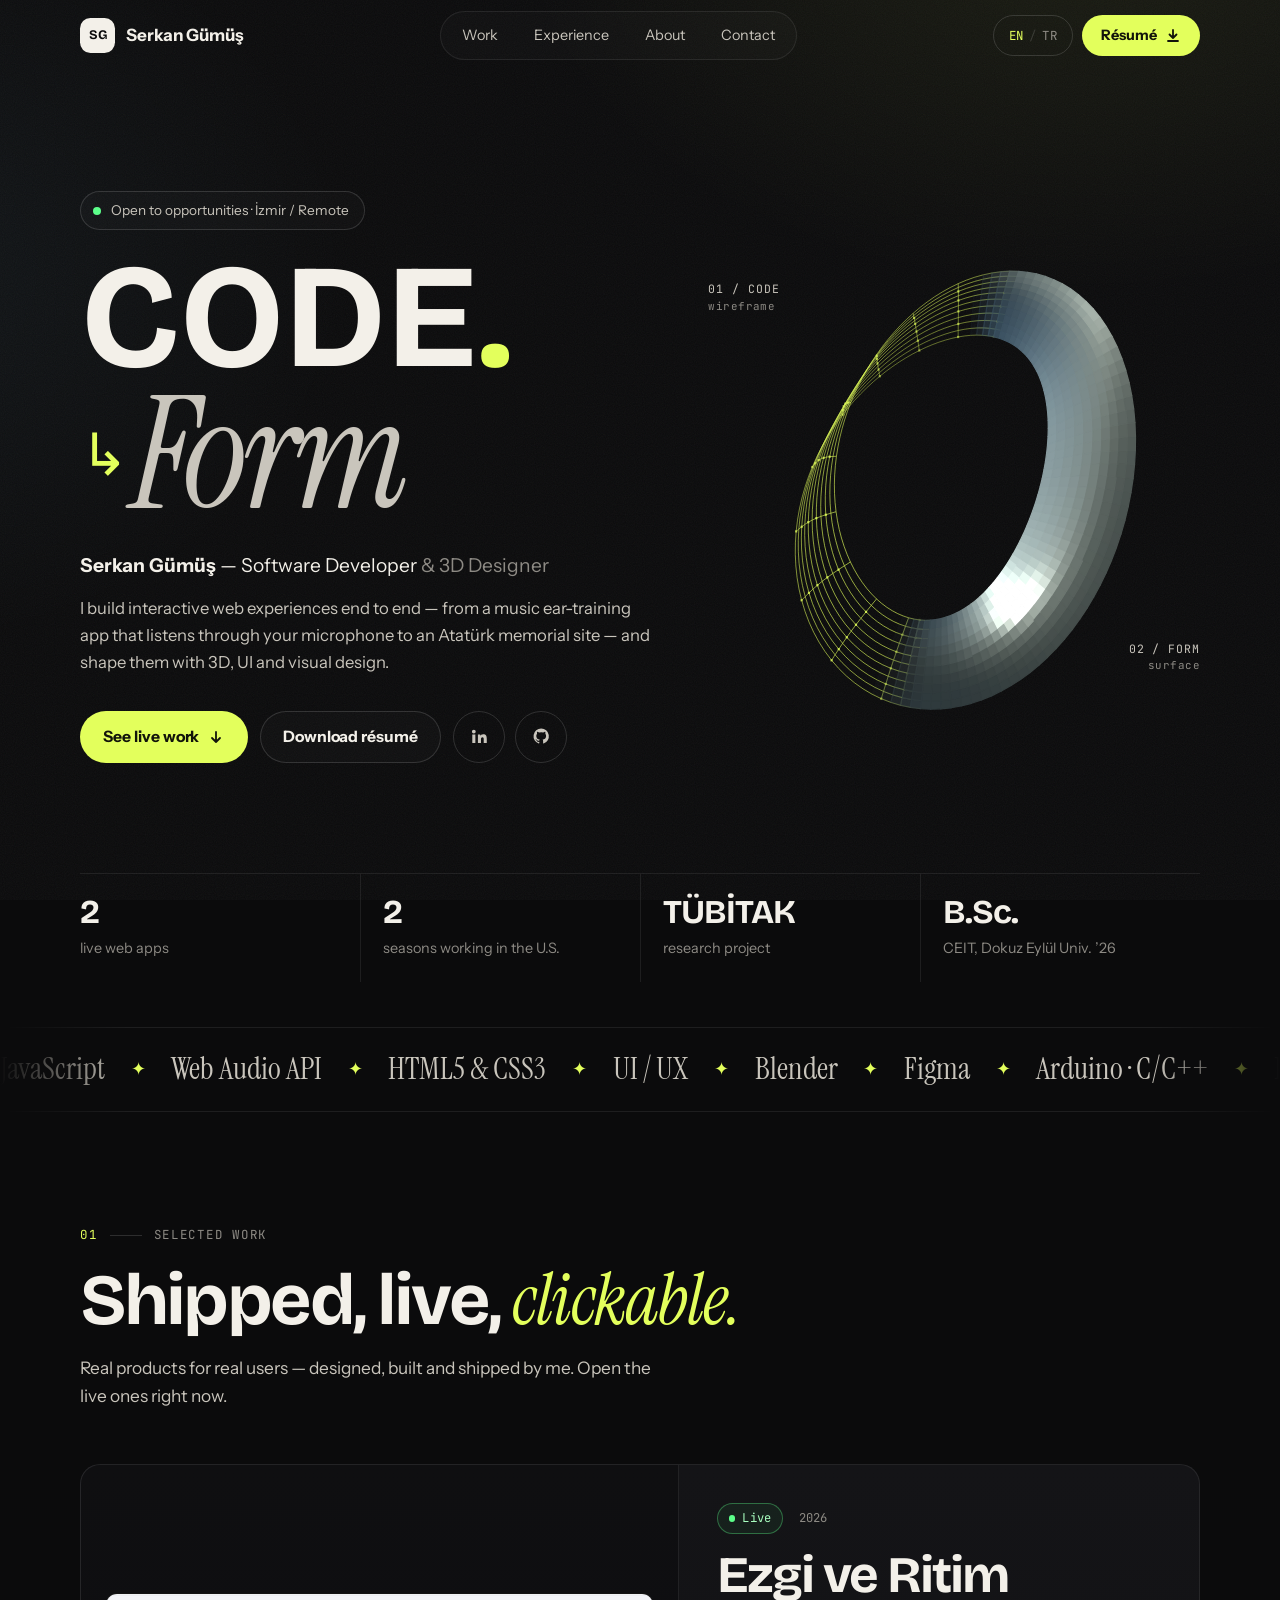
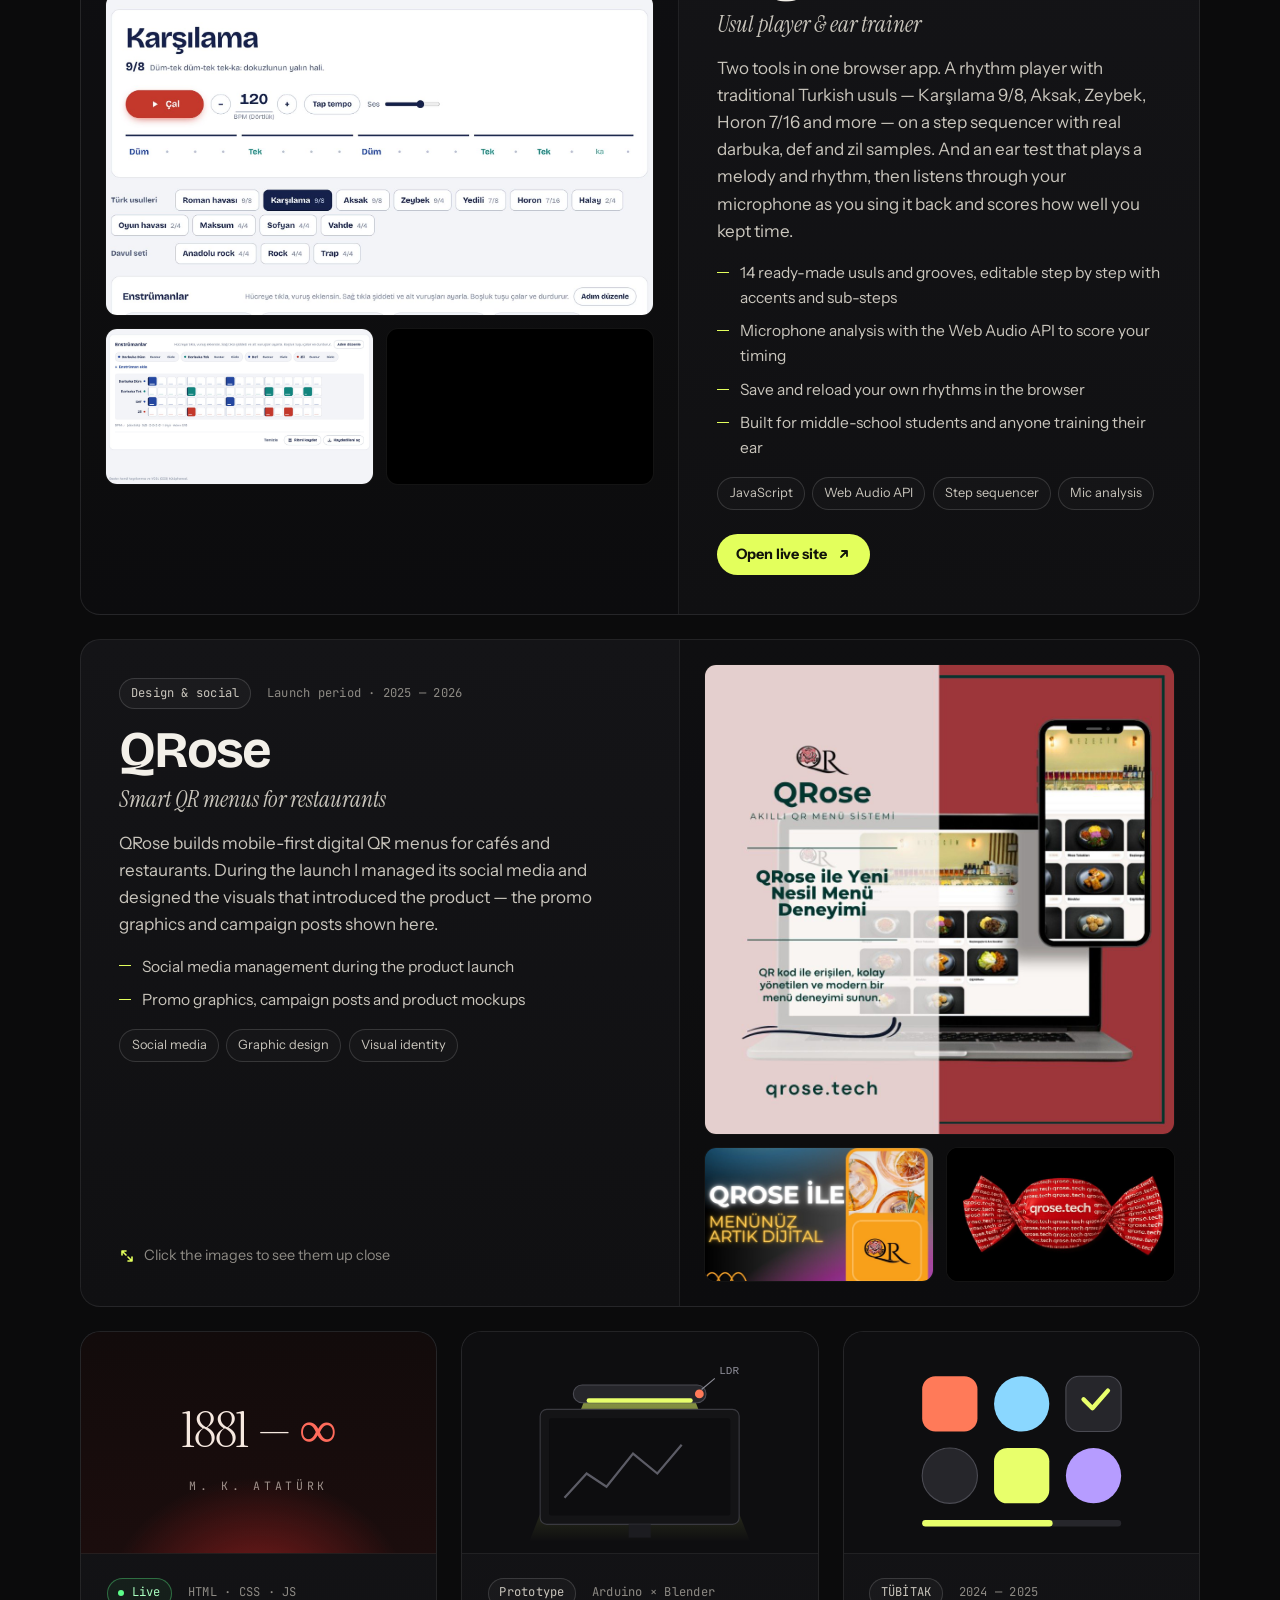
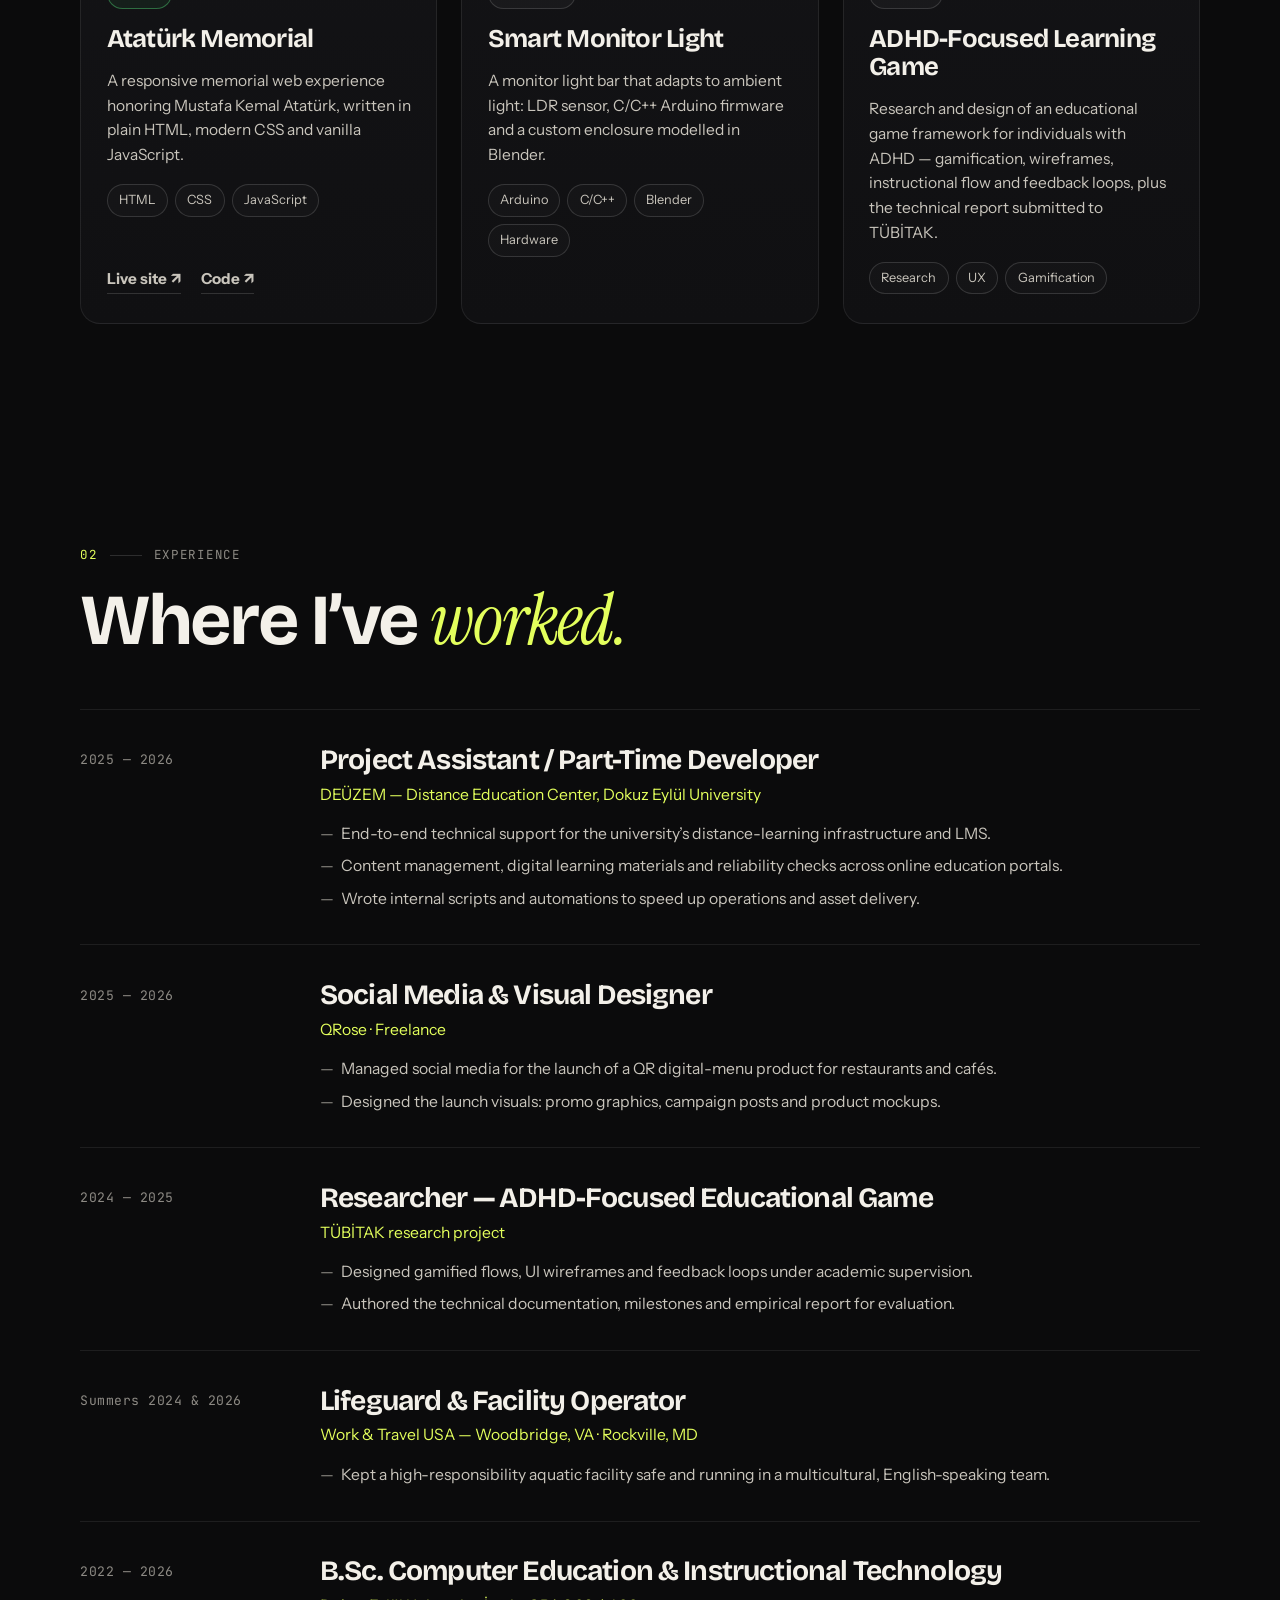
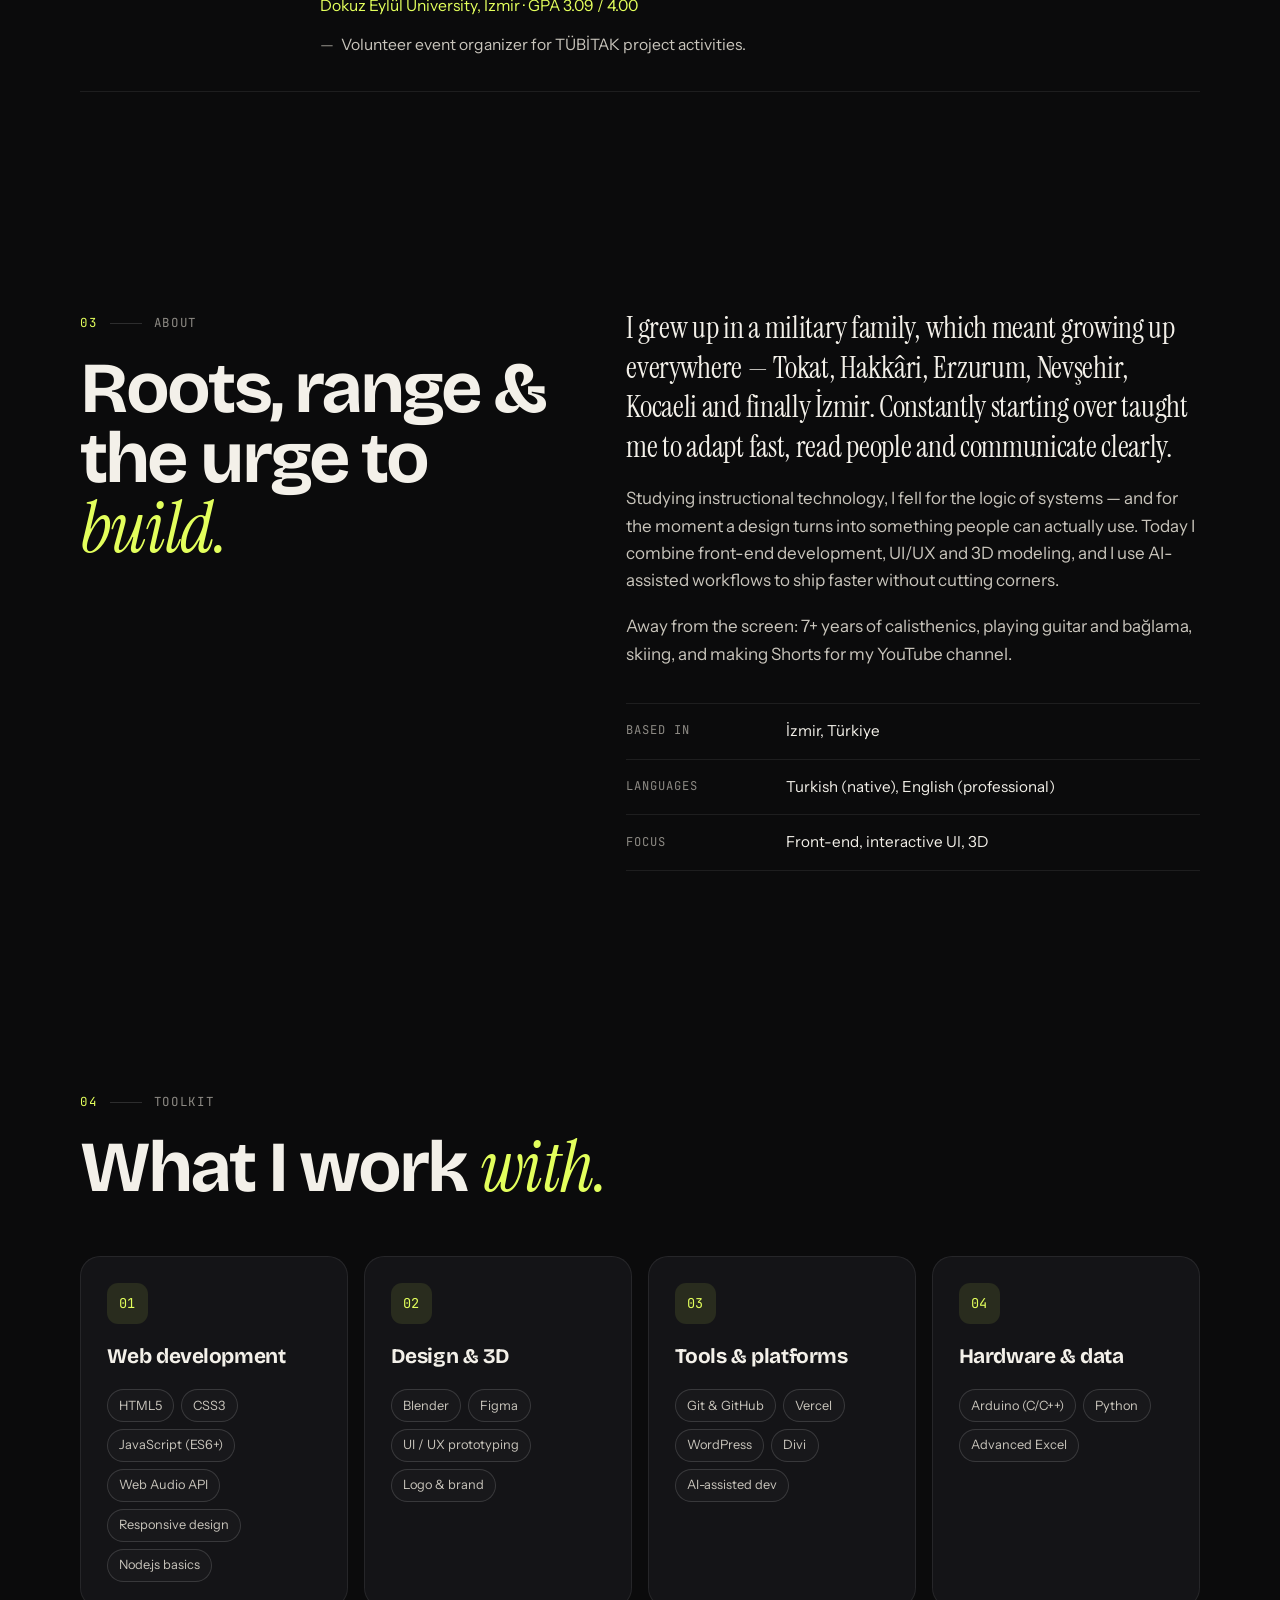
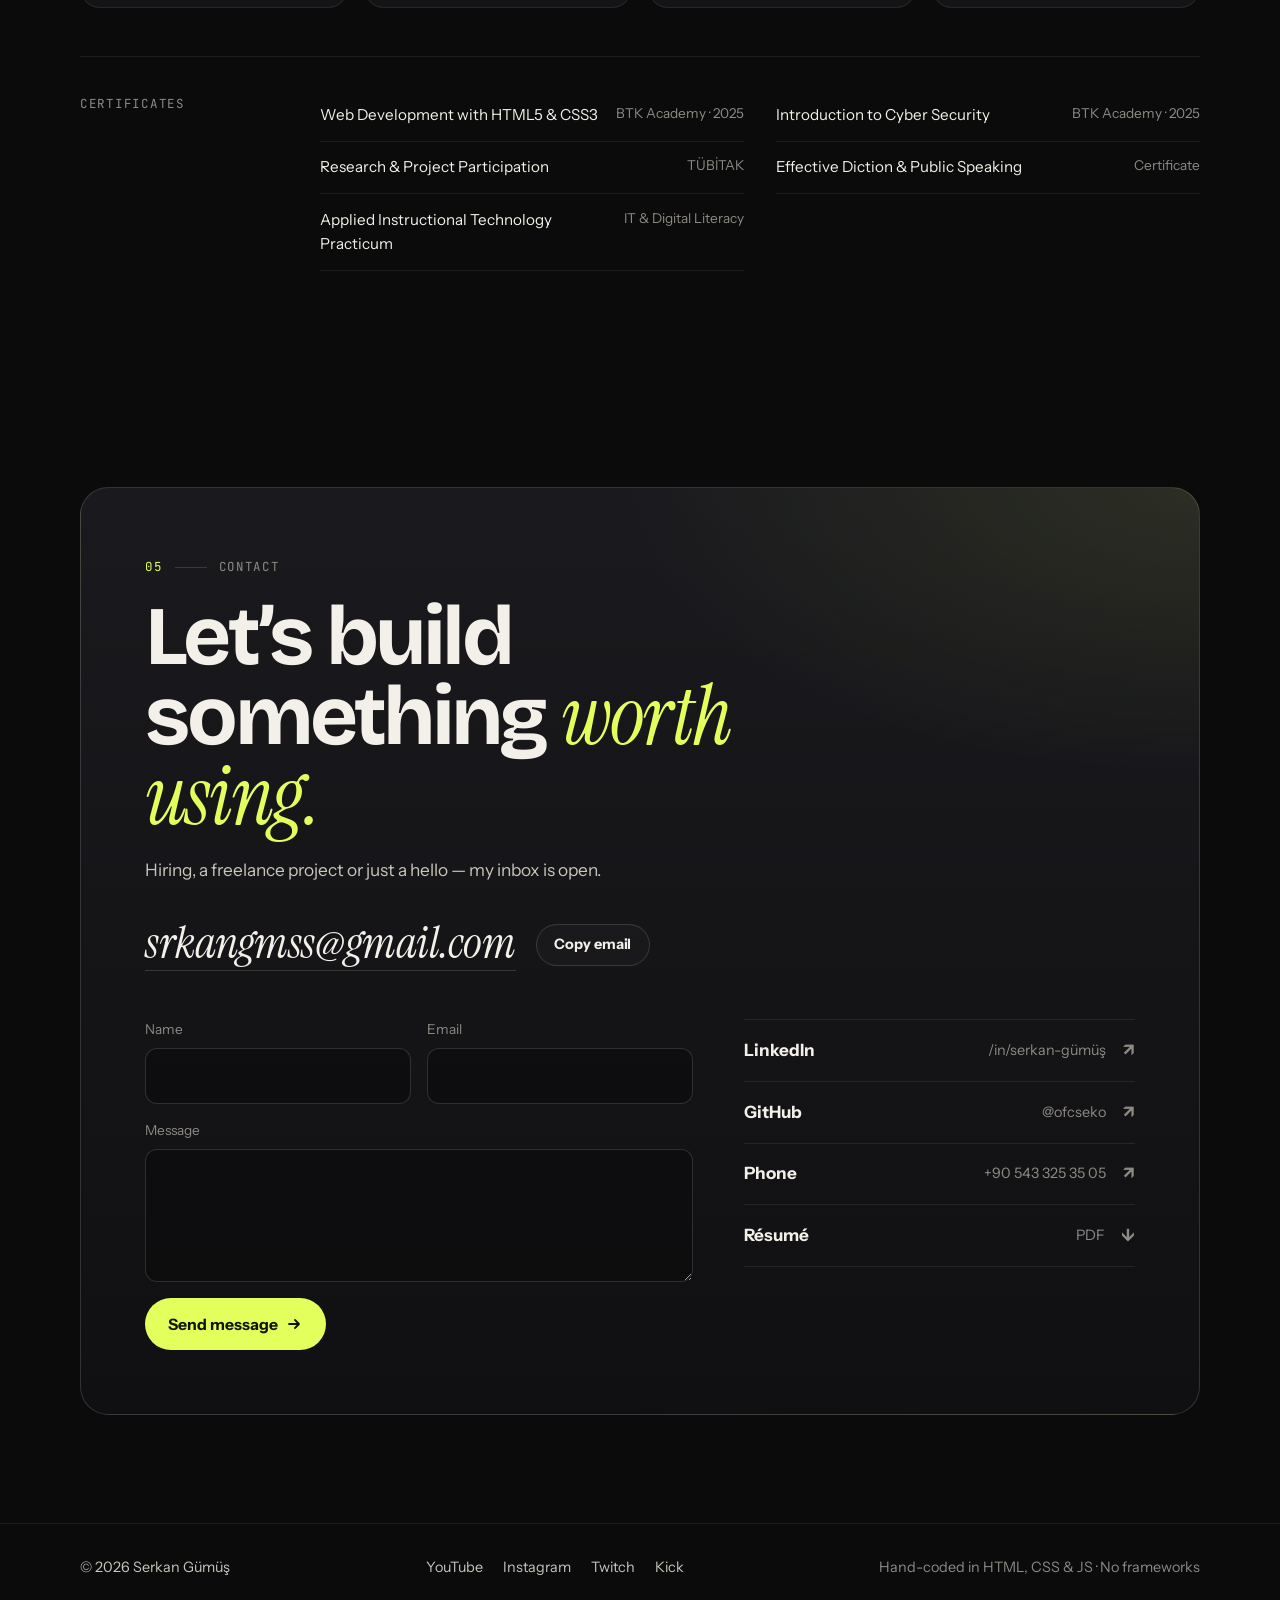
<file: index.html>
<!DOCTYPE html>
<html lang="en" data-lang="en">
<head>
  <meta charset="UTF-8">
  <meta name="viewport" content="width=device-width, initial-scale=1, viewport-fit=cover">
  <title>Serkan Gümüş — Software Developer &amp; 3D Designer</title>
  <meta name="description" content="Serkan Gümüş — Software Developer & 3D Designer in İzmir. Interactive web apps, UI/UX and 3D design. Work: Ezgi ve Ritim, QRose, Atatürk Memorial.">
  <meta name="author" content="Serkan Gümüş">
  <meta name="theme-color" content="#0b0b0c">
  <meta name="color-scheme" content="dark">
  <link rel="canonical" href="https://serkangumus.vercel.app/">

  <meta property="og:type" content="profile">
  <meta property="og:site_name" content="Serkan Gümüş">
  <meta property="og:title" content="Serkan Gümüş — Software Developer & 3D Designer">
  <meta property="og:description" content="Interactive web apps, UI/UX and 3D design — built and shipped end to end.">
  <meta property="og:url" content="https://serkangumus.vercel.app/">
  <meta property="og:image" content="https://serkangumus.vercel.app/assets/og-image.png">
  <meta property="og:image:width" content="1200">
  <meta property="og:image:height" content="630">
  <meta property="og:image:alt" content="Serkan Gümüş — Code to Form portfolio">
  <meta property="og:locale" content="en_US">
  <meta property="og:locale:alternate" content="tr_TR">
  <meta property="profile:first_name" content="Serkan">
  <meta property="profile:last_name" content="Gümüş">
  <meta name="twitter:card" content="summary_large_image">
  <meta name="twitter:title" content="Serkan Gümüş — Software Developer & 3D Designer">
  <meta name="twitter:description" content="Interactive web apps, UI/UX and 3D design.">
  <meta name="twitter:image" content="https://serkangumus.vercel.app/assets/og-image.png">

  <link rel="icon" href="assets/favicon.svg" type="image/svg+xml">
  <link rel="apple-touch-icon" href="assets/apple-touch-icon.png">
  <link rel="preload" href="assets/fonts/display-700.woff" as="font" type="font/woff" crossorigin>
  <link rel="preload" href="assets/fonts/sans-400.woff" as="font" type="font/woff" crossorigin>
  <link rel="stylesheet" href="css/style.css?v=3">

  <script>
    (function () {
      var l = "en";
      try { l = localStorage.getItem("lang") || ""; } catch (e) { l = ""; }
      if (l !== "en" && l !== "tr") {
        var q = new URLSearchParams(location.search).get("lang");
        l = q === "tr" || q === "en" ? q : ((navigator.language || "").toLowerCase().indexOf("tr") === 0 ? "tr" : "en");
      }
      document.documentElement.setAttribute("data-lang", l);
      document.documentElement.lang = l;
      document.documentElement.classList.add("js");
    })();
  </script>

  <script type="application/ld+json">
  {
    "@context": "https://schema.org",
    "@type": "Person",
    "name": "Serkan Gümüş",
    "jobTitle": "Software Developer & 3D Designer",
    "url": "https://serkangumus.vercel.app/",
    "email": "mailto:srkangmss@gmail.com",
    "address": { "@type": "PostalAddress", "addressLocality": "İzmir", "addressCountry": "TR" },
    "alumniOf": { "@type": "CollegeOrUniversity", "name": "Dokuz Eylül University" },
    "knowsAbout": ["JavaScript", "Web Audio API", "UI/UX", "Blender", "Figma", "Arduino", "Responsive Web Design"],
    "sameAs": [
      "https://github.com/ofcseko",
      "https://www.linkedin.com/in/serkan-g%C3%BCm%C3%BC%C5%9F-11301a2b6/",
      "https://www.youtube.com/@serkan8070",
      "https://www.instagram.com/srkangmus/"
    ]
  }
  </script>
</head>
<body>
  <a class="skip" href="#main"><span data-l="en">Skip to content</span><span data-l="tr">İçeriğe geç</span></a>
  <div class="grain" aria-hidden="true"></div>

  <!-- ============ HEADER ============ -->
  <header class="header" data-header>
    <div class="container header-row">
      <a class="logo" href="#top" aria-label="Serkan Gümüş — home">
        <span class="logo-mark" aria-hidden="true">SG</span>
        <span class="logo-name">Serkan Gümüş</span>
      </a>

      <nav class="nav" aria-label="Primary">
        <a href="#work" data-nav><span data-l="en">Work</span><span data-l="tr">Projeler</span></a>
        <a href="#experience" data-nav><span data-l="en">Experience</span><span data-l="tr">Deneyim</span></a>
        <a href="#about" data-nav><span data-l="en">About</span><span data-l="tr">Hakkımda</span></a>
        <a href="#contact" data-nav><span data-l="en">Contact</span><span data-l="tr">İletişim</span></a>
      </nav>

      <div class="header-actions">
        <button class="lang" type="button" data-lang-toggle aria-label="Switch language / Dili değiştir">
          <span class="lang-opt" data-opt="en">EN</span><span class="lang-sep" aria-hidden="true">/</span><span class="lang-opt" data-opt="tr">TR</span>
        </button>
        <a class="btn btn-sm btn-accent" href="assets/Serkan-Gumus-CV.pdf" target="_blank" rel="noopener" data-cv>
          <span data-l="en">Résumé</span><span data-l="tr">CV</span>
          <svg aria-hidden="true" viewBox="0 0 16 16"><path d="M8 2v8m0 0 3.5-3.5M8 10 4.5 6.5M3 13h10" /></svg>
        </a>
        <button class="menu-btn" type="button" data-menu-btn aria-expanded="false" aria-controls="mobile-menu">
          <span class="sr-only">Menu</span><span class="menu-lines" aria-hidden="true"></span>
        </button>
      </div>
    </div>
    <div class="mobile-menu" id="mobile-menu" data-menu hidden>
      <a href="#work" data-close-menu><span data-l="en">Work</span><span data-l="tr">Projeler</span></a>
      <a href="#experience" data-close-menu><span data-l="en">Experience</span><span data-l="tr">Deneyim</span></a>
      <a href="#about" data-close-menu><span data-l="en">About</span><span data-l="tr">Hakkımda</span></a>
      <a href="#skills" data-close-menu><span data-l="en">Skills</span><span data-l="tr">Beceriler</span></a>
      <a href="#contact" data-close-menu><span data-l="en">Contact</span><span data-l="tr">İletişim</span></a>
    </div>
  </header>

  <main id="main">
    <!-- ============ HERO ============ -->
    <section class="hero" id="top">
      <div class="container hero-grid">
        <div class="hero-copy">
          <p class="status reveal">
            <span class="status-dot" aria-hidden="true"></span>
            <span data-l="en">Open to opportunities · İzmir / Remote</span>
            <span data-l="tr">Yeni fırsatlara açığım · İzmir / Uzaktan</span>
          </p>

          <h1 class="hero-title">
            <span class="sr-only">Serkan Gümüş — Software Developer &amp; 3D Designer.</span>
            <span class="hero-line reveal" aria-hidden="true">Code<span class="accent-dot">.</span></span>
            <span class="hero-line hero-line-serif reveal" aria-hidden="true"><span class="arrow">↳</span>Form</span>
          </h1>

          <p class="hero-role reveal">
            <strong>Serkan Gümüş</strong> — Software Developer <span class="muted">&amp; 3D Designer</span>
          </p>

          <p class="hero-lede reveal">
            <span data-l="en">I build interactive web experiences end to end — from a music ear-training app that listens through your microphone to an Atatürk memorial site — and shape them with 3D, UI and visual design.</span>
            <span data-l="tr">Etkileşimli web deneyimlerini uçtan uca kuruyorum — mikrofondan seni dinleyen bir müzik kulak eğitimi uygulamasından bir Atatürk anma sitesine — ve onları 3D, arayüz ve görsel tasarımla şekillendiriyorum.</span>
          </p>

          <div class="hero-cta reveal">
            <a class="btn btn-primary" href="#work">
              <span data-l="en">See live work</span><span data-l="tr">Canlı işleri gör</span>
              <svg aria-hidden="true" viewBox="0 0 16 16"><path d="M8 3v10m0 0 4-4m-4 4-4-4" /></svg>
            </a>
            <a class="btn btn-ghost" href="assets/Serkan-Gumus-CV.pdf" target="_blank" rel="noopener">
              <span data-l="en">Download résumé</span><span data-l="tr">CV'yi indir</span>
            </a>
            <div class="hero-social">
              <a class="icon-btn" href="https://www.linkedin.com/in/serkan-g%C3%BCm%C3%BC%C5%9F-11301a2b6/" target="_blank" rel="noopener noreferrer" aria-label="LinkedIn">
                <svg viewBox="0 0 24 24" aria-hidden="true"><path class="fill" d="M4.98 3.5a2.5 2.5 0 1 1 0 5 2.5 2.5 0 0 1 0-5ZM3 9.75h4V21H3V9.75Zm6.5 0h3.8v1.6h.06c.53-1 1.83-2.05 3.77-2.05 4.03 0 4.77 2.65 4.77 6.1V21h-4v-4.98c0-1.19-.02-2.72-1.66-2.72-1.66 0-1.92 1.3-1.92 2.63V21h-4V9.75Z"/></svg>
              </a>
              <a class="icon-btn" href="https://github.com/ofcseko" target="_blank" rel="noopener noreferrer" aria-label="GitHub">
                <svg viewBox="0 0 24 24" aria-hidden="true"><path class="fill" d="M12 2a10 10 0 0 0-3.16 19.49c.5.09.68-.22.68-.48v-1.7c-2.78.6-3.37-1.34-3.37-1.34-.45-1.16-1.11-1.47-1.11-1.47-.91-.62.07-.6.07-.6 1 .07 1.53 1.03 1.53 1.03.89 1.53 2.34 1.09 2.91.83.09-.65.35-1.09.63-1.34-2.22-.25-4.55-1.11-4.55-4.94 0-1.09.39-1.98 1.03-2.68-.1-.25-.45-1.27.1-2.65 0 0 .84-.27 2.75 1.02a9.5 9.5 0 0 1 5 0c1.91-1.29 2.75-1.02 2.75-1.02.55 1.38.2 2.4.1 2.65.64.7 1.03 1.59 1.03 2.68 0 3.84-2.34 4.68-4.57 4.93.36.31.68.92.68 1.85v2.74c0 .27.18.58.69.48A10 10 0 0 0 12 2Z"/></svg>
              </a>
            </div>
          </div>
        </div>

        <figure class="hero-art reveal" aria-hidden="true">
          <canvas class="sculpture" data-sculpture></canvas>
          <span class="art-tag art-tag-a">01 / CODE<small data-l="en">wireframe</small><small data-l="tr">çizgi</small></span>
          <span class="art-tag art-tag-b">02 / FORM<small data-l="en">surface</small><small data-l="tr">yüzey</small></span>
        </figure>
      </div>

      <div class="container">
        <dl class="proof reveal-group">
          <div class="proof-item reveal">
            <dt class="proof-num"><span data-count="2">2</span></dt>
            <dd><span data-l="en">live web apps</span><span data-l="tr">canlı web uygulaması</span></dd>
          </div>
          <div class="proof-item reveal">
            <dt class="proof-num"><span data-count="2">2</span></dt>
            <dd><span data-l="en">seasons working in the U.S.</span><span data-l="tr">sezon ABD'de iş deneyimi</span></dd>
          </div>
          <div class="proof-item reveal">
            <dt class="proof-num">TÜBİTAK</dt>
            <dd><span data-l="en">research project</span><span data-l="tr">araştırma projesi</span></dd>
          </div>
          <div class="proof-item reveal">
            <dt class="proof-num">B.Sc.</dt>
            <dd><span data-l="en">CEIT, Dokuz Eylül Univ. ’26</span><span data-l="tr">BÖTE, Dokuz Eylül Üniv. ’26</span></dd>
          </div>
        </dl>
      </div>

      <div class="marquee" aria-hidden="true">
        <div class="marquee-track">
          <span>JavaScript</span><i>✦</i><span>Web Audio API</span><i>✦</i><span>HTML5 &amp; CSS3</span><i>✦</i><span>UI / UX</span><i>✦</i><span>Blender</span><i>✦</i><span>Figma</span><i>✦</i><span>Arduino · C/C++</span><i>✦</i><span>Python</span><i>✦</i><span>Git &amp; GitHub</span><i>✦</i><span>Vercel</span><i>✦</i><span>WordPress</span><i>✦</i>
          <span>JavaScript</span><i>✦</i><span>Web Audio API</span><i>✦</i><span>HTML5 &amp; CSS3</span><i>✦</i><span>UI / UX</span><i>✦</i><span>Blender</span><i>✦</i><span>Figma</span><i>✦</i><span>Arduino · C/C++</span><i>✦</i><span>Python</span><i>✦</i><span>Git &amp; GitHub</span><i>✦</i><span>Vercel</span><i>✦</i><span>WordPress</span><i>✦</i>
        </div>
      </div>
    </section>

    <!-- ============ WORK ============ -->
    <section class="section" id="work">
      <div class="container">
        <header class="section-head reveal">
          <p class="eyebrow"><span class="eyebrow-num">01</span><span data-l="en">Selected work</span><span data-l="tr">Seçili işler</span></p>
          <h2 class="section-title">
            <span data-l="en">Shipped, live, <em>clickable.</em></span>
            <span data-l="tr">Yayında, canlı, <em>tıklanabilir.</em></span>
          </h2>
          <p class="section-intro">
            <span data-l="en">Real products for real users — designed, built and shipped by me. Open the live ones right now.</span>
            <span data-l="tr">Gerçek kullanıcılar için gerçek ürünler — tasarımı, kodu ve yayını bana ait. Canlı olanları hemen açabilirsin.</span>
          </p>
        </header>

        <!-- Project 1: Ezgi ve Ritim -->
        <article class="project project-feature reveal" data-spot>
          <div class="project-media" data-gallery="ritim">
            <button class="shot shot-main" type="button" data-open="0" aria-label="Open screenshots — Ezgi ve Ritim">
              <img src="assets/img/ritim-1.jpg" width="1600" height="899" alt="Ezgi ve Ritim — rhythm player playing Karşılama 9/8" loading="lazy" decoding="async">
            </button>
            <div class="shot-row">
              <button class="shot" type="button" data-open="1" aria-label="Screenshot 2"><img src="assets/img/ritim-2.jpg" width="1600" height="899" alt="Step sequencer with darbuka, def and zil tracks" loading="lazy" decoding="async"></button>
              <button class="shot" type="button" data-open="2" aria-label="Screenshot 3"><img src="assets/img/ritim-3.jpg" width="1600" height="899" alt="Ear test — sing the melody back into the microphone" loading="lazy" decoding="async"></button>
            </div>
          </div>
          <div class="project-body">
            <div class="project-meta">
              <span class="live-badge"><span class="status-dot" aria-hidden="true"></span><span data-l="en">Live</span><span data-l="tr">Canlı</span></span>
              <span>2026</span>
            </div>
            <h3 class="project-title">Ezgi ve Ritim</h3>
            <p class="project-sub">
              <span data-l="en">Usul player &amp; ear trainer</span>
              <span data-l="tr">Usul çalar &amp; kulak eğitmeni</span>
            </p>
            <p>
              <span data-l="en">Two tools in one browser app. A rhythm player with traditional Turkish usuls — Karşılama 9/8, Aksak, Zeybek, Horon 7/16 and more — on a step sequencer with real darbuka, def and zil samples. And an ear test that plays a melody and rhythm, then listens through your microphone as you sing it back and scores how well you kept time.</span>
              <span data-l="tr">Tek tarayıcı uygulamasında iki araç. Karşılama 9/8, Aksak, Zeybek, Horon 7/16 gibi geleneksel usulleri gerçek darbuka, def ve zil sesleriyle çalan bir ritim çalar ve adım sıralayıcı. Bir de kulak testi: ezgi ve ritmi çalar, sen mikrofona söylerken seni dinler ve tempoyu ne kadar tuttuğunu ölçer.</span>
            </p>
            <ul class="project-points">
              <li><span data-l="en">14 ready-made usuls and grooves, editable step by step with accents and sub-steps</span><span data-l="tr">14 hazır usul ve ritim; vurgu ve alt vuruşlarla adım adım düzenlenebilir</span></li>
              <li><span data-l="en">Microphone analysis with the Web Audio API to score your timing</span><span data-l="tr">Tempoyu puanlamak için Web Audio API ile mikrofon analizi</span></li>
              <li><span data-l="en">Save and reload your own rhythms in the browser</span><span data-l="tr">Kendi ritimlerini tarayıcıda kaydet ve geri aç</span></li>
              <li><span data-l="en">Built for middle-school students and anyone training their ear</span><span data-l="tr">Ortaokul öğrencileri ve kulağını geliştirmek isteyen herkes için</span></li>
            </ul>
            <ul class="tags"><li>JavaScript</li><li>Web Audio API</li><li><span data-l="en">Step sequencer</span><span data-l="tr">Adım sıralayıcı</span></li><li><span data-l="en">Mic analysis</span><span data-l="tr">Mikrofon analizi</span></li></ul>
            <div class="project-links">
              <a class="btn btn-primary btn-sm" href="https://ezgi-ve-ritim.vercel.app" target="_blank" rel="noopener noreferrer">
                <span data-l="en">Open live site</span><span data-l="tr">Canlı siteyi aç</span>
                <svg aria-hidden="true" viewBox="0 0 16 16"><path d="M5 11 11 5m0 0H6m5 0v5" /></svg>
              </a>
            </div>
          </div>
        </article>

        <!-- Project 2: QRose -->
        <article class="project project-feature project-flip reveal" data-spot>
          <div class="project-media" data-gallery="qrose">
            <button class="shot shot-main" type="button" data-open="0" aria-label="Open images — QRose">
              <img src="assets/img/qrose-mockup.jpg" width="1024" height="1024" alt="QRose digital menu on laptop and phone" loading="lazy" decoding="async">
            </button>
            <div class="shot-row">
              <button class="shot" type="button" data-open="1" aria-label="Image 2"><img src="assets/img/qrose-social.jpg" width="1024" height="1024" alt="QRose social media campaign design" loading="lazy" decoding="async"></button>
              <button class="shot" type="button" data-open="2" aria-label="Image 3"><img src="assets/img/qrose-3d.jpg" width="1024" height="682" alt="QRose 3D promo visual" loading="lazy" decoding="async"></button>
            </div>
          </div>
          <div class="project-body">
            <div class="project-meta">
              <span class="proto-badge"><span data-l="en">Design &amp; social</span><span data-l="tr">Tasarım &amp; sosyal medya</span></span>
              <span><span data-l="en">Launch period</span><span data-l="tr">Lansman dönemi</span> · 2025 — 2026</span>
            </div>
            <h3 class="project-title">QRose</h3>
            <p class="project-sub">
              <span data-l="en">Smart QR menus for restaurants</span>
              <span data-l="tr">Restoranlar için akıllı QR menü</span>
            </p>
            <p>
              <span data-l="en">QRose builds mobile-first digital QR menus for cafés and restaurants. During the launch I managed its social media and designed the visuals that introduced the product — the promo graphics and campaign posts shown here.</span>
              <span data-l="tr">QRose, kafe ve restoranlar için mobil öncelikli dijital QR menüler sunan bir girişim. Lansman döneminde sosyal medya hesaplarını yönettim ve ürünü tanıtan görselleri tasarladım — burada gördüğün tanıtım görselleri ve kampanya paylaşımları.</span>
            </p>
            <ul class="project-points">
              <li><span data-l="en">Social media management during the product launch</span><span data-l="tr">Ürün lansmanı boyunca sosyal medya yönetimi</span></li>
              <li><span data-l="en">Promo graphics, campaign posts and product mockups</span><span data-l="tr">Tanıtım görselleri, kampanya paylaşımları ve ürün mockup'ları</span></li>
            </ul>
            <ul class="tags"><li><span data-l="en">Social media</span><span data-l="tr">Sosyal medya</span></li><li><span data-l="en">Graphic design</span><span data-l="tr">Grafik tasarım</span></li><li><span data-l="en">Visual identity</span><span data-l="tr">Görsel kimlik</span></li></ul>
            <div class="project-links">
              <p class="zoom-hint"><svg aria-hidden="true" viewBox="0 0 16 16"><path d="M7 3H3v4M9 13h4V9M3 3l4 4m6 6-4-4"/></svg><span data-l="en">Click the images to see them up close</span><span data-l="tr">Yakından görmek için görsellere tıkla</span></p>
            </div>
          </div>
        </article>

        <div class="project-grid">
          <!-- Project 3: Atatürk Memorial -->
          <article class="project project-card reveal" data-spot>
            <a class="card-art art-memorial" href="https://ataturk-memorial.vercel.app" target="_blank" rel="noopener noreferrer" aria-label="Open Atatürk Memorial live site">
              <span class="memorial-years">1881 — <em>∞</em></span>
              <span class="memorial-sign">M. K. Atatürk</span>
            </a>
            <div class="project-body">
              <div class="project-meta">
                <span class="live-badge"><span class="status-dot" aria-hidden="true"></span><span data-l="en">Live</span><span data-l="tr">Canlı</span></span>
                <span>HTML · CSS · JS</span>
              </div>
              <h3 class="project-title-sm"><span data-l="en">Atatürk Memorial</span><span data-l="tr">Atatürk Anma Sitesi</span></h3>
              <p>
                <span data-l="en">A responsive memorial web experience honoring Mustafa Kemal Atatürk, written in plain HTML, modern CSS and vanilla JavaScript.</span>
                <span data-l="tr">Mustafa Kemal Atatürk'ü anan, saf HTML, modern CSS ve vanilla JavaScript ile yazılmış duyarlı bir web deneyimi.</span>
              </p>
              <ul class="tags"><li>HTML</li><li>CSS</li><li>JavaScript</li></ul>
              <div class="project-links">
                <a class="link" href="https://ataturk-memorial.vercel.app" target="_blank" rel="noopener noreferrer"><span data-l="en">Live site</span><span data-l="tr">Canlı site</span> ↗</a>
                <a class="link" href="https://github.com/ofcseko/ataturk-memorial" target="_blank" rel="noopener noreferrer"><span data-l="en">Code</span><span data-l="tr">Kod</span> ↗</a>
              </div>
            </div>
          </article>

          <!-- Project 4: Smart monitor light -->
          <article class="project project-card reveal" data-spot>
            <div class="card-art art-lamp" aria-hidden="true">
              <svg viewBox="0 0 320 200">
                <defs>
                  <linearGradient id="beam" x1="0" y1="0" x2="0" y2="1">
                    <stop offset="0" stop-color="#e8ff6b" stop-opacity=".55"/>
                    <stop offset="1" stop-color="#e8ff6b" stop-opacity="0"/>
                  </linearGradient>
                </defs>
                <path class="beam" d="M110 62 L60 190 H260 L210 62Z" fill="url(#beam)"/>
                <rect x="70" y="70" width="180" height="104" rx="6" fill="#141416" stroke="#3a3a40"/>
                <rect x="78" y="78" width="164" height="88" rx="2" fill="#0d0d0f"/>
                <path d="M92 150 l20-22 18 12 24-30 22 18 22-26" fill="none" stroke="#5c5c66" stroke-width="2"/>
                <rect x="100" y="48" width="120" height="16" rx="8" fill="#26262b" stroke="#4a4a52"/>
                <rect x="112" y="60" width="96" height="4" rx="2" fill="#e8ff6b" class="led"/>
                <circle cx="214" cy="56" r="4" fill="#ff7a59"/>
                <path d="M150 174 v12 h20 v-12" fill="#1c1c20"/>
                <text x="232" y="38" fill="#8c8c96" font-size="10" font-family="monospace">LDR</text>
                <path d="M228 42 l-12 10" stroke="#8c8c96" stroke-width="1"/>
              </svg>
            </div>
            <div class="project-body">
              <div class="project-meta"><span class="proto-badge"><span data-l="en">Prototype</span><span data-l="tr">Prototip</span></span><span>Arduino × Blender</span></div>
              <h3 class="project-title-sm"><span data-l="en">Smart Monitor Light</span><span data-l="tr">Akıllı Monitör Lambası</span></h3>
              <p>
                <span data-l="en">A monitor light bar that adapts to ambient light: LDR sensor, C/C++ Arduino firmware and a custom enclosure modelled in Blender.</span>
                <span data-l="tr">Ortam ışığına göre kendini ayarlayan monitör lambası: LDR sensörü, C/C++ Arduino yazılımı ve Blender'da modellediğim özel gövde.</span>
              </p>
              <ul class="tags"><li>Arduino</li><li>C/C++</li><li>Blender</li><li>Hardware</li></ul>
            </div>
          </article>

          <!-- Project 5: ADHD game -->
          <article class="project project-card reveal" data-spot>
            <div class="card-art art-game" aria-hidden="true">
              <svg viewBox="0 0 320 200">
                <g class="game-grid">
                  <rect x="70" y="40" width="50" height="50" rx="12" fill="#ff7a59"/>
                  <rect x="135" y="40" width="50" height="50" rx="25" fill="#8ad7ff"/>
                  <rect x="200" y="40" width="50" height="50" rx="12" fill="#26262b" stroke="#4a4a52"/>
                  <rect x="70" y="105" width="50" height="50" rx="25" fill="#26262b" stroke="#4a4a52"/>
                  <rect x="135" y="105" width="50" height="50" rx="12" fill="#e8ff6b"/>
                  <rect x="200" y="105" width="50" height="50" rx="25" fill="#b69cff"/>
                </g>
                <rect x="70" y="170" width="180" height="6" rx="3" fill="#26262b"/>
                <rect x="70" y="170" width="118" height="6" rx="3" fill="#e8ff6b" class="progress"/>
                <path d="M216 61 l8 8 14-16" fill="none" stroke="#e8ff6b" stroke-width="4" stroke-linecap="round" stroke-linejoin="round"/>
              </svg>
            </div>
            <div class="project-body">
              <div class="project-meta"><span class="proto-badge">TÜBİTAK</span><span>2024 — 2025</span></div>
              <h3 class="project-title-sm"><span data-l="en">ADHD-Focused Learning Game</span><span data-l="tr">DEHB Odaklı Eğitsel Oyun</span></h3>
              <p>
                <span data-l="en">Research and design of an educational game framework for individuals with ADHD — gamification, wireframes, instructional flow and feedback loops, plus the technical report submitted to TÜBİTAK.</span>
                <span data-l="tr">DEHB'li bireyler için eğitsel oyun çerçevesinin araştırması ve tasarımı — oyunlaştırma, wireframe'ler, öğretim akışı ve geri bildirim döngüleri; TÜBİTAK'a sunulan teknik rapor.</span>
              </p>
              <ul class="tags"><li><span data-l="en">Research</span><span data-l="tr">Araştırma</span></li><li>UX</li><li><span data-l="en">Gamification</span><span data-l="tr">Oyunlaştırma</span></li></ul>
            </div>
          </article>
        </div>
      </div>
    </section>

    <!-- ============ EXPERIENCE ============ -->
    <section class="section" id="experience">
      <div class="container">
        <header class="section-head reveal">
          <p class="eyebrow"><span class="eyebrow-num">02</span><span data-l="en">Experience</span><span data-l="tr">Deneyim</span></p>
          <h2 class="section-title">
            <span data-l="en">Where I’ve <em>worked.</em></span>
            <span data-l="tr">Nerelerde <em>çalıştım.</em></span>
          </h2>
        </header>

        <ol class="timeline">
          <li class="tl-item reveal">
            <div class="tl-when">2025 — 2026</div>
            <div class="tl-main">
              <h3><span data-l="en">Project Assistant / Part-Time Developer</span><span data-l="tr">Proje Asistanı / Yarı Zamanlı Geliştirici</span></h3>
              <p class="tl-org">DEÜZEM — <span data-l="en">Distance Education Center, Dokuz Eylül University</span><span data-l="tr">Dokuz Eylül Üniversitesi Uzaktan Eğitim Merkezi</span></p>
              <ul>
                <li><span data-l="en">End-to-end technical support for the university’s distance-learning infrastructure and LMS.</span><span data-l="tr">Üniversitenin uzaktan eğitim altyapısı ve LMS'i için uçtan uca teknik destek.</span></li>
                <li><span data-l="en">Content management, digital learning materials and reliability checks across online education portals.</span><span data-l="tr">Çevrim içi eğitim portallarında içerik yönetimi, dijital materyal hazırlığı ve sistem güvenilirlik kontrolleri.</span></li>
                <li><span data-l="en">Wrote internal scripts and automations to speed up operations and asset delivery.</span><span data-l="tr">Operasyonu ve içerik teslimini hızlandıran iç script'ler ve otomasyonlar yazdım.</span></li>
              </ul>
            </div>
          </li>
          <li class="tl-item reveal">
            <div class="tl-when">2025 — 2026</div>
            <div class="tl-main">
              <h3><span data-l="en">Social Media &amp; Visual Designer</span><span data-l="tr">Sosyal Medya &amp; Görsel Tasarımcı</span></h3>
              <p class="tl-org">QRose · <span data-l="en">Freelance</span><span data-l="tr">Serbest</span></p>
              <ul>
                <li><span data-l="en">Managed social media for the launch of a QR digital-menu product for restaurants and cafés.</span><span data-l="tr">Restoran ve kafeler için QR dijital menü ürününün lansmanında sosyal medyayı yönettim.</span></li>
                <li><span data-l="en">Designed the launch visuals: promo graphics, campaign posts and product mockups.</span><span data-l="tr">Lansman görsellerini tasarladım: tanıtım görselleri, kampanya paylaşımları ve ürün mockup'ları.</span></li>
              </ul>
            </div>
          </li>
          <li class="tl-item reveal">
            <div class="tl-when">2024 — 2025</div>
            <div class="tl-main">
              <h3><span data-l="en">Researcher — ADHD-Focused Educational Game</span><span data-l="tr">Araştırmacı — DEHB Odaklı Eğitsel Oyun</span></h3>
              <p class="tl-org"><span data-l="en">TÜBİTAK research project</span><span data-l="tr">TÜBİTAK araştırma projesi</span></p>
              <ul>
                <li><span data-l="en">Designed gamified flows, UI wireframes and feedback loops under academic supervision.</span><span data-l="tr">Akademik danışmanlık altında oyunlaştırılmış akışlar, arayüz wireframe'leri ve geri bildirim döngüleri tasarladım.</span></li>
                <li><span data-l="en">Authored the technical documentation, milestones and empirical report for evaluation.</span><span data-l="tr">Değerlendirme için teknik dokümantasyonu, kilometre taşlarını ve ampirik raporu yazdım.</span></li>
              </ul>
            </div>
          </li>
          <li class="tl-item reveal">
            <div class="tl-when"><span data-l="en">Summers</span><span data-l="tr">Yaz</span> 2024 &amp; 2026</div>
            <div class="tl-main">
              <h3><span data-l="en">Lifeguard &amp; Facility Operator</span><span data-l="tr">Cankurtaran &amp; Tesis Operatörü</span></h3>
              <p class="tl-org">Work &amp; Travel USA — Woodbridge, VA · Rockville, MD</p>
              <ul>
                <li><span data-l="en">Kept a high-responsibility aquatic facility safe and running in a multicultural, English-speaking team.</span><span data-l="tr">Çok kültürlü, İngilizce konuşulan bir ekipte yüksek sorumluluk gerektiren bir su tesisinin güvenliğini ve işleyişini sağladım.</span></li>
              </ul>
            </div>
          </li>
          <li class="tl-item reveal">
            <div class="tl-when">2022 — 2026</div>
            <div class="tl-main">
              <h3><span data-l="en">B.Sc. Computer Education &amp; Instructional Technology</span><span data-l="tr">Bilgisayar ve Öğretim Teknolojileri Öğretmenliği (BÖTE)</span></h3>
              <p class="tl-org"><span data-l="en">Dokuz Eylül University, İzmir · GPA 3.09 / 4.00</span><span data-l="tr">Dokuz Eylül Üniversitesi, İzmir · GNO 3.09 / 4.00</span></p>
              <ul>
                <li><span data-l="en">Volunteer event organizer for TÜBİTAK project activities.</span><span data-l="tr">TÜBİTAK proje etkinliklerinde gönüllü organizatör.</span></li>
              </ul>
            </div>
          </li>
        </ol>
      </div>
    </section>

    <!-- ============ ABOUT ============ -->
    <section class="section" id="about">
      <div class="container about-grid">
        <header class="section-head reveal">
          <p class="eyebrow"><span class="eyebrow-num">03</span><span data-l="en">About</span><span data-l="tr">Hakkımda</span></p>
          <h2 class="section-title">
            <span data-l="en">Roots, range &amp; the urge to <em>build.</em></span>
            <span data-l="tr">Kökler, adaptasyon ve <em>üretme</em> tutkusu.</span>
          </h2>
        </header>
        <div class="about-copy reveal">
          <p class="lead">
            <span data-l="en">I grew up in a military family, which meant growing up everywhere — Tokat, Hakkâri, Erzurum, Nevşehir, Kocaeli and finally İzmir. Constantly starting over taught me to adapt fast, read people and communicate clearly.</span>
            <span data-l="tr">Asker çocuğu olarak büyüdüm; bu da her yerde büyümek demekti — Tokat, Hakkâri, Erzurum, Nevşehir, Kocaeli ve sonunda İzmir. Sürekli yeniden başlamak bana hızlı uyum sağlamayı, insanları okumayı ve net iletişim kurmayı öğretti.</span>
          </p>
          <p>
            <span data-l="en">Studying instructional technology, I fell for the logic of systems — and for the moment a design turns into something people can actually use. Today I combine front-end development, UI/UX and 3D modeling, and I use AI-assisted workflows to ship faster without cutting corners.</span>
            <span data-l="tr">Öğretim teknolojileri okurken sistemlerin mantığına — ve bir tasarımın insanların gerçekten kullanabildiği bir şeye dönüştüğü o ana — tutuldum. Bugün front-end geliştirme, UI/UX ve 3D modellemeyi birleştiriyorum; yapay zekâ destekli iş akışlarıyla kaliteden ödün vermeden daha hızlı üretiyorum.</span>
          </p>
          <p>
            <span data-l="en">Away from the screen: 7+ years of calisthenics, playing guitar and bağlama, skiing, and making Shorts for my YouTube channel.</span>
            <span data-l="tr">Ekran dışında: 7 yılı aşkın calisthenics, gitar ve bağlama çalmak, kayak ve YouTube kanalım için Shorts üretmek.</span>
          </p>
          <ul class="facts">
            <li><span class="fact-k"><span data-l="en">Based in</span><span data-l="tr">Konum</span></span><span class="fact-v">İzmir, Türkiye</span></li>
            <li><span class="fact-k"><span data-l="en">Languages</span><span data-l="tr">Diller</span></span><span class="fact-v"><span data-l="en">Turkish (native), English (professional)</span><span data-l="tr">Türkçe (ana dil), İngilizce (profesyonel)</span></span></li>
            <li><span class="fact-k"><span data-l="en">Focus</span><span data-l="tr">Odak</span></span><span class="fact-v"><span data-l="en">Front-end, interactive UI, 3D</span><span data-l="tr">Front-end, etkileşimli arayüz, 3D</span></span></li>
          </ul>
        </div>
      </div>
    </section>

    <!-- ============ SKILLS ============ -->
    <section class="section" id="skills">
      <div class="container">
        <header class="section-head reveal">
          <p class="eyebrow"><span class="eyebrow-num">04</span><span data-l="en">Toolkit</span><span data-l="tr">Beceriler</span></p>
          <h2 class="section-title">
            <span data-l="en">What I work <em>with.</em></span>
            <span data-l="tr">Neyle <em>çalışıyorum.</em></span>
          </h2>
        </header>
        <div class="skills-grid">
          <article class="skill reveal" data-spot>
            <span class="skill-icon" aria-hidden="true">01</span>
            <h3><span data-l="en">Web development</span><span data-l="tr">Web geliştirme</span></h3>
            <ul class="tags"><li>HTML5</li><li>CSS3</li><li>JavaScript (ES6+)</li><li>Web Audio API</li><li>Responsive design</li><li>Node.js basics</li></ul>
          </article>
          <article class="skill reveal" data-spot>
            <span class="skill-icon" aria-hidden="true">02</span>
            <h3><span data-l="en">Design &amp; 3D</span><span data-l="tr">Tasarım &amp; 3D</span></h3>
            <ul class="tags"><li>Blender</li><li>Figma</li><li>UI / UX prototyping</li><li>Logo &amp; brand</li></ul>
          </article>
          <article class="skill reveal" data-spot>
            <span class="skill-icon" aria-hidden="true">03</span>
            <h3><span data-l="en">Tools &amp; platforms</span><span data-l="tr">Araçlar &amp; platformlar</span></h3>
            <ul class="tags"><li>Git &amp; GitHub</li><li>Vercel</li><li>WordPress</li><li>Divi</li><li><span data-l="en">AI-assisted dev</span><span data-l="tr">YZ destekli geliştirme</span></li></ul>
          </article>
          <article class="skill reveal" data-spot>
            <span class="skill-icon" aria-hidden="true">04</span>
            <h3><span data-l="en">Hardware &amp; data</span><span data-l="tr">Donanım &amp; veri</span></h3>
            <ul class="tags"><li>Arduino (C/C++)</li><li>Python</li><li>Advanced Excel</li></ul>
          </article>
        </div>

        <div class="certs reveal">
          <h3 class="certs-title"><span data-l="en">Certificates</span><span data-l="tr">Sertifikalar</span></h3>
          <ul>
            <li><span>Web Development with HTML5 &amp; CSS3</span><span class="muted">BTK Academy · 2025</span></li>
            <li><span>Introduction to Cyber Security</span><span class="muted">BTK Academy · 2025</span></li>
            <li><span><span data-l="en">Research &amp; Project Participation</span><span data-l="tr">Araştırma &amp; Proje Katılım Belgesi</span></span><span class="muted">TÜBİTAK</span></li>
            <li><span><span data-l="en">Effective Diction &amp; Public Speaking</span><span data-l="tr">Etkili Diksiyon &amp; Topluluk Önünde Konuşma</span></span><span class="muted"><span data-l="en">Certificate</span><span data-l="tr">Sertifika</span></span></li>
            <li><span><span data-l="en">Applied Instructional Technology Practicum</span><span data-l="tr">Uygulamalı Öğretim Teknolojileri Stajı</span></span><span class="muted">IT &amp; Digital Literacy</span></li>
          </ul>
        </div>
      </div>
    </section>

    <!-- ============ CONTACT ============ -->
    <section class="section contact" id="contact">
      <div class="container">
        <div class="contact-card reveal" data-spot>
          <p class="eyebrow"><span class="eyebrow-num">05</span><span data-l="en">Contact</span><span data-l="tr">İletişim</span></p>
          <h2 class="contact-title">
            <span data-l="en">Let’s build something <em>worth using.</em></span>
            <span data-l="tr">Kullanmaya değer bir şey <em>yapalım.</em></span>
          </h2>
          <p class="section-intro">
            <span data-l="en">Hiring, a freelance project or just a hello — my inbox is open.</span>
            <span data-l="tr">İş teklifi, serbest bir proje ya da sadece bir merhaba — gelen kutum açık.</span>
          </p>

          <div class="contact-actions">
            <a class="mail-big" href="mailto:srkangmss@gmail.com">srkangmss@gmail.com</a>
            <button class="btn btn-ghost btn-sm" type="button" data-copy="srkangmss@gmail.com">
              <span data-l="en">Copy email</span><span data-l="tr">E-postayı kopyala</span>
            </button>
          </div>

          <div class="contact-grid">
            <form class="form" data-form novalidate>
              <input type="text" name="_honey" class="hp" tabindex="-1" autocomplete="off" aria-hidden="true">
              <div class="form-row">
                <label class="field">
                  <span><span data-l="en">Name</span><span data-l="tr">İsim</span></span>
                  <input name="name" type="text" autocomplete="name" maxlength="80" required>
                </label>
                <label class="field">
                  <span><span data-l="en">Email</span><span data-l="tr">E-posta</span></span>
                  <input name="email" type="email" autocomplete="email" maxlength="120" required>
                </label>
              </div>
              <label class="field">
                <span><span data-l="en">Message</span><span data-l="tr">Mesaj</span></span>
                <textarea name="message" rows="4" maxlength="2000" required></textarea>
              </label>
              <div class="form-foot">
                <button class="btn btn-primary" type="submit" data-submit>
                  <span data-l="en">Send message</span><span data-l="tr">Mesajı gönder</span>
                  <svg aria-hidden="true" viewBox="0 0 16 16"><path d="M3 8h10m0 0L9 4m4 4-4 4" /></svg>
                </button>
                <p class="form-status" data-status role="status" aria-live="polite"></p>
              </div>
            </form>

            <ul class="channels">
              <li><a href="https://www.linkedin.com/in/serkan-g%C3%BCm%C3%BC%C5%9F-11301a2b6/" target="_blank" rel="noopener noreferrer"><span>LinkedIn</span><span class="muted">/in/serkan-gümüş</span><i aria-hidden="true">↗</i></a></li>
              <li><a href="https://github.com/ofcseko" target="_blank" rel="noopener noreferrer"><span>GitHub</span><span class="muted">@ofcseko</span><i aria-hidden="true">↗</i></a></li>
              <li><a href="tel:+905433253505"><span><span data-l="en">Phone</span><span data-l="tr">Telefon</span></span><span class="muted">+90 543 325 35 05</span><i aria-hidden="true">↗</i></a></li>
              <li><a href="assets/Serkan-Gumus-CV.pdf" target="_blank" rel="noopener"><span><span data-l="en">Résumé</span><span data-l="tr">CV</span></span><span class="muted">PDF</span><i aria-hidden="true">↓</i></a></li>
            </ul>
          </div>
        </div>
      </div>
    </section>
  </main>

  <footer class="footer">
    <div class="container footer-row">
      <p>© <span data-year>2026</span> Serkan Gümüş</p>
      <ul class="footer-social" aria-label="Social">
        <li><a href="https://www.youtube.com/@serkan8070" target="_blank" rel="noopener noreferrer">YouTube</a></li>
        <li><a href="https://www.instagram.com/srkangmus/" target="_blank" rel="noopener noreferrer">Instagram</a></li>
        <li><a href="https://www.twitch.tv/ofcseko" target="_blank" rel="noopener noreferrer">Twitch</a></li>
        <li><a href="https://kick.com/ofcseko" target="_blank" rel="noopener noreferrer">Kick</a></li>
      </ul>
      <p class="muted">
        <span data-l="en">Hand-coded in HTML, CSS &amp; JS · No frameworks</span>
        <span data-l="tr">HTML, CSS &amp; JS ile elle kodlandı · Framework yok</span>
      </p>
    </div>
  </footer>

  <!-- Lightbox -->
  <div class="lightbox" data-lightbox hidden role="dialog" aria-modal="true" aria-label="Image viewer">
    <button class="lb-close" type="button" data-lb-close aria-label="Close">×</button>
    <button class="lb-nav lb-prev" type="button" data-lb-prev aria-label="Previous">‹</button>
    <figure class="lb-figure"><img data-lb-img alt=""><figcaption data-lb-cap></figcaption></figure>
    <button class="lb-nav lb-next" type="button" data-lb-next aria-label="Next">›</button>
  </div>

  <div class="toast" data-toast role="status" aria-live="polite"></div>

  <script src="js/sculpture.js?v=2" defer></script>
  <script src="js/main.js?v=4" defer></script>
</body>
</html>
</file>
<file: css/style.css>
/* =========================================================
   Serkan Gümüş — Portfolio
   Self-contained: no frameworks, self-hosted fonts.
   ========================================================= */

@font-face { font-family: "Bricolage"; src: url("../assets/fonts/display-700.woff") format("woff"); font-weight: 700; font-display: swap; }
@font-face { font-family: "Instrument Serif"; src: url("../assets/fonts/serif.woff") format("woff"); font-weight: 400; font-style: normal; font-display: swap; }
@font-face { font-family: "Instrument Serif"; src: url("../assets/fonts/serif-italic.woff") format("woff"); font-weight: 400; font-style: italic; font-display: swap; }
@font-face { font-family: "Instrument Sans"; src: url("../assets/fonts/sans-400.woff") format("woff"); font-weight: 400; font-display: swap; }
@font-face { font-family: "Instrument Sans"; src: url("../assets/fonts/sans-700.woff") format("woff"); font-weight: 600 700; font-display: swap; }
@font-face { font-family: "JetBrains Mono"; src: url("../assets/fonts/mono.woff") format("woff"); font-weight: 400; font-display: swap; }

:root {
  --bg: #0b0b0c;
  --bg-2: #101012;
  --surface: #141417;
  --surface-2: #1a1a1e;
  --line: rgba(255, 255, 255, 0.08);
  --line-2: rgba(255, 255, 255, 0.14);
  --text: #f3f0e9;
  --text-2: #c9c5bc;
  --muted: #8d8a84;
  --accent: #e3ff5c;
  --accent-ink: #12140a;
  --warm: #ff7a59;
  --sky: #8ad7ff;

  --f-display: "Bricolage", "Arial Black", system-ui, sans-serif;
  --f-serif: "Instrument Serif", Georgia, serif;
  --f-sans: "Instrument Sans", system-ui, -apple-system, "Segoe UI", sans-serif;
  --f-mono: "JetBrains Mono", ui-monospace, SFMono-Regular, Menlo, monospace;

  --container: 76rem;
  --gutter: clamp(1.25rem, 4vw, 3rem);
  --radius: 1.25rem;
  --radius-sm: 0.75rem;
  --header-h: 4.5rem;
  --ease: cubic-bezier(0.22, 1, 0.36, 1);
}

*, *::before, *::after { box-sizing: border-box; }
html { -webkit-text-size-adjust: 100%; scroll-behavior: smooth; scroll-padding-top: calc(var(--header-h) + 1rem); }
body {
  margin: 0;
  background: var(--bg);
  color: var(--text);
  font-family: var(--f-sans);
  font-size: 1.0625rem;
  line-height: 1.6;
  -webkit-font-smoothing: antialiased;
  -moz-osx-font-smoothing: grayscale;
  text-rendering: optimizeLegibility;
  overflow-x: hidden;
}
img, svg, canvas { display: block; max-width: 100%; }
a { color: inherit; text-decoration: none; }
button { font: inherit; color: inherit; background: none; border: 0; cursor: pointer; padding: 0; }
ul, ol { margin: 0; padding: 0; list-style: none; }
h1, h2, h3, p, dl, dd, figure { margin: 0; }
::selection { background: var(--accent); color: var(--accent-ink); }
:focus-visible { outline: 2px solid var(--accent); outline-offset: 3px; border-radius: 6px; }

/* ---------- Language switch (dual markup) ---------- */
html[data-lang="en"] [data-l="tr"],
html[data-lang="tr"] [data-l="en"] { display: none !important; }

.sr-only { position: absolute !important; width: 1px; height: 1px; padding: 0; margin: -1px; overflow: hidden; clip: rect(0 0 0 0); white-space: nowrap; border: 0; }
.skip { position: fixed; left: 1rem; top: -4rem; z-index: 100; padding: .7rem 1rem; background: var(--accent); color: var(--accent-ink); border-radius: .6rem; font-weight: 600; transition: top .2s; }
.skip:focus { top: 1rem; }
.muted { color: var(--muted); }

.container { width: 100%; max-width: var(--container); margin-inline: auto; padding-inline: var(--gutter); }

/* Subtle film grain + ambient light */
.grain {
  position: fixed; inset: 0; z-index: 0; pointer-events: none;
  background:
    radial-gradient(60rem 40rem at 85% -10%, rgba(227, 255, 92, 0.07), transparent 60%),
    radial-gradient(50rem 40rem at -10% 30%, rgba(138, 215, 255, 0.05), transparent 60%);
}
.grain::after {
  content: ""; position: absolute; inset: 0; opacity: .05; mix-blend-mode: overlay;
  background-image: url("data:image/svg+xml,%3Csvg xmlns='http://www.w3.org/2000/svg' width='160' height='160'%3E%3Cfilter id='n'%3E%3CfeTurbulence type='fractalNoise' baseFrequency='.9' numOctaves='2' stitchTiles='stitch'/%3E%3C/filter%3E%3Crect width='100%25' height='100%25' filter='url(%23n)'/%3E%3C/svg%3E");
}
main, .footer, .header { position: relative; z-index: 1; }

/* ---------- Buttons ---------- */
.btn {
  --h: 3.25rem;
  display: inline-flex; align-items: center; justify-content: center; gap: .55rem;
  height: var(--h); padding: 0 1.4rem; border-radius: 999px;
  font-weight: 600; font-size: .98rem; letter-spacing: -.005em; white-space: nowrap;
  border: 1px solid transparent;
  transition: transform .35s var(--ease), background-color .25s, border-color .25s, color .25s, box-shadow .35s var(--ease);
}
.btn svg { width: 1rem; height: 1rem; fill: none; stroke: currentColor; stroke-width: 1.8; stroke-linecap: round; stroke-linejoin: round; transition: transform .35s var(--ease); }
.btn:hover svg { transform: translate(2px, -1px); }
.btn-sm { --h: 2.6rem; padding: 0 1.1rem; font-size: .9rem; }
.btn-primary { background: var(--accent); color: var(--accent-ink); }
.btn-primary:hover { transform: translateY(-2px); box-shadow: 0 12px 30px -12px rgba(227, 255, 92, .55); }
.btn-accent { background: var(--accent); color: var(--accent-ink); }
.btn-accent:hover { box-shadow: 0 10px 26px -12px rgba(227, 255, 92, .6); }
.btn-ghost { border-color: var(--line-2); color: var(--text); background: rgba(255,255,255,.02); }
.btn-ghost:hover { border-color: rgba(255,255,255,.35); background: rgba(255,255,255,.05); }
.btn[disabled] { opacity: .6; pointer-events: none; }

.icon-btn {
  width: 3.25rem; height: 3.25rem; display: grid; place-items: center; border-radius: 50%;
  border: 1px solid var(--line-2); transition: border-color .25s, background-color .25s, transform .35s var(--ease);
}
.icon-btn svg { width: 1.15rem; height: 1.15rem; }
.icon-btn .fill { fill: var(--text-2); transition: fill .25s; }
.icon-btn:hover { border-color: var(--accent); transform: translateY(-2px); }
.icon-btn:hover .fill { fill: var(--accent); }

.link { color: var(--text-2); font-weight: 600; font-size: .95rem; border-bottom: 1px solid var(--line-2); padding-bottom: 2px; transition: color .2s, border-color .2s; }
.link:hover { color: var(--accent); border-color: var(--accent); }

/* ---------- Header ---------- */
.header {
  position: fixed; inset: 0 0 auto 0; z-index: 50; height: var(--header-h);
  transition: background-color .3s, border-color .3s, backdrop-filter .3s;
  border-bottom: 1px solid transparent;
}
.header.is-scrolled {
  background: rgba(11, 11, 12, .72);
  -webkit-backdrop-filter: saturate(140%) blur(14px);
  backdrop-filter: saturate(140%) blur(14px);
  border-color: var(--line);
}
.header-row { height: 100%; display: flex; align-items: center; justify-content: space-between; gap: 1.5rem; }
.logo { display: inline-flex; align-items: center; gap: .7rem; font-weight: 600; letter-spacing: -.01em; }
.logo-mark {
  width: 2.2rem; height: 2.2rem; display: grid; place-items: center; border-radius: .65rem;
  background: var(--text); color: var(--bg); font-family: var(--f-display); font-size: .82rem; letter-spacing: -.02em;
  transition: background-color .3s, transform .4s var(--ease);
}
.logo:hover .logo-mark { background: var(--accent); transform: rotate(-6deg); }
.nav { display: flex; gap: .25rem; padding: .3rem; border: 1px solid var(--line); border-radius: 999px; background: rgba(255,255,255,.02); }
.nav a { padding: .45rem 1rem; border-radius: 999px; font-size: .9rem; color: var(--text-2); transition: color .2s, background-color .2s; }
.nav a:hover { color: var(--text); }
.nav a.is-active { background: rgba(255,255,255,.08); color: var(--text); }
.header-actions { display: flex; align-items: center; gap: .6rem; }
.lang {
  height: 2.6rem; padding: 0 .9rem; border-radius: 999px; border: 1px solid var(--line-2);
  font-family: var(--f-mono); font-size: .78rem; letter-spacing: .04em; display: inline-flex; align-items: center; gap: .35rem;
  transition: border-color .2s;
}
.lang:hover { border-color: rgba(255,255,255,.35); }
.lang-opt { color: var(--muted); transition: color .2s; }
.lang-sep { color: var(--line-2); }
html[data-lang="en"] .lang-opt[data-opt="en"], html[data-lang="tr"] .lang-opt[data-opt="tr"] { color: var(--accent); }
.menu-btn { display: none; width: 2.6rem; height: 2.6rem; border-radius: 50%; border: 1px solid var(--line-2); place-items: center; }
.menu-lines, .menu-lines::before, .menu-lines::after { display: block; width: 1rem; height: 1.5px; background: var(--text); border-radius: 2px; transition: transform .3s var(--ease), opacity .2s; }
.menu-lines { position: relative; }
.menu-lines::before, .menu-lines::after { content: ""; position: absolute; left: 0; }
.menu-lines::before { top: -5px; } .menu-lines::after { top: 5px; }
.menu-btn[aria-expanded="true"] .menu-lines { background: transparent; }
.menu-btn[aria-expanded="true"] .menu-lines::before { transform: translateY(5px) rotate(45deg); }
.menu-btn[aria-expanded="true"] .menu-lines::after { transform: translateY(-5px) rotate(-45deg); }
.mobile-menu {
  position: absolute; top: var(--header-h); left: 0; right: 0; padding: 1rem var(--gutter) 1.5rem;
  background: rgba(11,11,12,.96); -webkit-backdrop-filter: blur(14px); backdrop-filter: blur(14px);
  border-bottom: 1px solid var(--line); display: grid; gap: .25rem;
}
.mobile-menu[hidden] { display: none; }
.mobile-menu a { font-family: var(--f-display); font-size: 1.6rem; letter-spacing: -.02em; padding: .45rem 0; border-bottom: 1px solid var(--line); }

/* ---------- Hero ---------- */
.hero { position: relative; padding-top: calc(var(--header-h) + clamp(2rem, 7vh, 5rem)); }
.hero-grid { display: grid; grid-template-columns: minmax(0, 1.08fr) minmax(0, .92fr); align-items: center; gap: clamp(1rem, 4vw, 4rem); min-height: min(76vh, 46rem); }
.status {
  display: inline-flex; align-items: center; gap: .6rem; padding: .45rem .95rem .45rem .75rem;
  border: 1px solid var(--line-2); border-radius: 999px; font-size: .85rem; color: var(--text-2); background: rgba(255,255,255,.02);
}
.status-dot { width: .5rem; height: .5rem; border-radius: 50%; background: #5cff8a; box-shadow: 0 0 0 0 rgba(92,255,138,.6); animation: pulse 2.4s infinite; flex: none; }
@keyframes pulse { 0% { box-shadow: 0 0 0 0 rgba(92,255,138,.55); } 70% { box-shadow: 0 0 0 .55rem rgba(92,255,138,0); } 100% { box-shadow: 0 0 0 0 rgba(92,255,138,0); } }

.hero-title { margin-top: 1.6rem; line-height: .86; letter-spacing: -.045em; }
.hero-line { display: block; font-family: var(--f-display); font-size: clamp(4.2rem, 11.5vw, 10rem); text-transform: uppercase; }
.accent-dot { color: var(--accent); }
.hero-line-serif { font-family: var(--f-serif); font-style: italic; text-transform: none; font-weight: 400; letter-spacing: -.03em; color: var(--text-2); font-size: clamp(4.4rem, 12vw, 10.6rem); margin-top: .05em; }
.hero-line-serif .arrow { font-family: var(--f-sans); font-style: normal; font-size: .38em; color: var(--accent); margin-right: .12em; vertical-align: .55em; }
.hero-role { margin-top: 1.8rem; font-size: clamp(1.05rem, 1.5vw, 1.2rem); color: var(--text); }
.hero-role strong { font-weight: 700; }
.hero-lede { margin-top: .9rem; max-width: 36rem; color: var(--text-2); font-size: clamp(1rem, 1.3vw, 1.1rem); }
.hero-cta { margin-top: 2.2rem; display: flex; flex-wrap: wrap; align-items: center; gap: .75rem; }
.hero-social { display: flex; gap: .6rem; }

.hero-art { position: relative; aspect-ratio: 1 / 1; width: 100%; max-width: 40rem; justify-self: end; }
.sculpture { width: 100%; height: 100%; }
.art-tag { position: absolute; font-family: var(--f-mono); font-size: .72rem; letter-spacing: .08em; color: var(--text-2); line-height: 1.5; }
.art-tag small { display: block; color: var(--muted); font-size: .68rem; letter-spacing: .04em; }
.art-tag-a { top: 10%; left: 0; }
.art-tag-b { bottom: 10%; right: 0; text-align: right; }

.proof { display: grid; grid-template-columns: repeat(4, 1fr); margin-top: clamp(2.5rem, 6vh, 4rem); border-top: 1px solid var(--line); }
.proof-item { padding: 1.4rem 1.2rem 1.4rem 0; display: flex; flex-direction: column; gap: .45rem; }
.proof-item + .proof-item { padding-left: 1.4rem; border-left: 1px solid var(--line); }
.proof-num { font-family: var(--f-display); font-size: clamp(1.6rem, 2.6vw, 2.3rem); letter-spacing: -.03em; line-height: 1; }
.proof dd { color: var(--muted); font-size: .9rem; }

.marquee { margin-top: clamp(2rem, 5vh, 3.5rem); border-block: 1px solid var(--line); overflow: hidden; padding: 1.05rem 0; -webkit-mask-image: linear-gradient(90deg, transparent, #000 10%, #000 90%, transparent); mask-image: linear-gradient(90deg, transparent, #000 10%, #000 90%, transparent); }
.marquee-track { display: flex; align-items: center; gap: 1.6rem; width: max-content; animation: marquee 42s linear infinite; font-family: var(--f-serif); font-size: clamp(1.4rem, 2.4vw, 2rem); color: var(--text-2); white-space: nowrap; }
.marquee-track i { font-style: normal; color: var(--accent); font-size: .6em; }
@keyframes marquee { to { transform: translateX(-50%); } }

/* ---------- Sections ---------- */
.section { padding-block: clamp(5rem, 12vh, 8.5rem); }
.section-head { max-width: 46rem; margin-bottom: clamp(2.5rem, 6vh, 4rem); }
.eyebrow { display: inline-flex; align-items: center; gap: .75rem; font-family: var(--f-mono); font-size: .78rem; letter-spacing: .14em; text-transform: uppercase; color: var(--muted); }
.eyebrow-num { color: var(--accent); }
.eyebrow-num::after { content: ""; display: inline-block; width: 2rem; height: 1px; background: var(--line-2); vertical-align: middle; margin-left: .75rem; }
.section-title { margin-top: 1.1rem; font-family: var(--f-display); font-size: clamp(2.5rem, 5.6vw, 4.6rem); line-height: .98; letter-spacing: -.04em; }
.section-title em, .contact-title em { font-family: var(--f-serif); font-weight: 400; font-style: italic; letter-spacing: -.02em; color: var(--accent); }
.section-intro { margin-top: 1.2rem; color: var(--text-2); max-width: 36rem; font-size: 1.08rem; }

/* ---------- Projects ---------- */
.project { position: relative; border: 1px solid var(--line); border-radius: var(--radius); background: linear-gradient(180deg, var(--surface), var(--bg-2)); overflow: hidden; isolation: isolate; }
[data-spot]::before {
  content: ""; position: absolute; inset: 0; z-index: -1; pointer-events: none; opacity: 0; transition: opacity .4s;
  background: radial-gradient(28rem circle at var(--mx, 50%) var(--my, 50%), rgba(227,255,92,.07), transparent 45%);
}
[data-spot]:hover::before { opacity: 1; }
.project-feature { display: grid; grid-template-columns: minmax(0, 1.15fr) minmax(0, 1fr); margin-bottom: 1.5rem; }
.project-flip .project-media { order: 2; }
.project-media { padding: clamp(1rem, 2vw, 1.5rem); display: grid; gap: .75rem; align-content: center; background: rgba(0,0,0,.25); }
.project-flip .project-media { border-left: 1px solid var(--line); }
.project-feature:not(.project-flip) .project-media { border-right: 1px solid var(--line); }
.shot { display: block; width: 100%; border-radius: var(--radius-sm); overflow: hidden; border: 1px solid var(--line); background: #000; cursor: zoom-in; position: relative; }
.shot img { width: 100%; height: 100%; object-fit: cover; transition: transform .8s var(--ease), opacity .3s; }
.shot:hover img { transform: scale(1.035); }
.shot-main { aspect-ratio: 16 / 9.4; }
.project-flip .shot-main { aspect-ratio: 1 / 1; max-height: 30rem; }
.shot-row { display: grid; grid-template-columns: 1fr 1fr; gap: .75rem; }
.shot-row .shot { aspect-ratio: 16 / 9.4; }
.project-body { padding: clamp(1.5rem, 3vw, 2.75rem); display: flex; flex-direction: column; gap: 1rem; }
.project-body > p { color: var(--text-2); }
.project-meta { display: flex; align-items: center; flex-wrap: wrap; gap: .5rem 1rem; font-family: var(--f-mono); font-size: .76rem; letter-spacing: .02em; color: var(--muted); }
.live-badge, .proto-badge { display: inline-flex; align-items: center; gap: .45rem; padding: .3rem .65rem; border-radius: 999px; border: 1px solid rgba(92,255,138,.35); color: #a9ffc0; background: rgba(92,255,138,.06); }
.proto-badge { border-color: var(--line-2); color: var(--text-2); background: rgba(255,255,255,.03); }
.live-badge .status-dot { width: .4rem; height: .4rem; }
.project-title { font-family: var(--f-display); font-size: clamp(2.2rem, 4vw, 3.4rem); letter-spacing: -.04em; line-height: 1; }
.project-sub { font-family: var(--f-serif); font-style: italic; font-size: 1.45rem; color: var(--accent); margin-top: -.4rem; line-height: 1.2; }
.project-points { display: grid; gap: .55rem; }
.project-points li { position: relative; padding-left: 1.4rem; color: var(--text-2); font-size: .97rem; }
.project-points li::before { content: ""; position: absolute; left: 0; top: .7em; width: .7rem; height: 1px; background: var(--accent); }
.tags { display: flex; flex-wrap: wrap; gap: .45rem; }
.tags li { font-size: .8rem; padding: .32rem .7rem; border-radius: 999px; border: 1px solid var(--line-2); color: var(--text-2); background: rgba(255,255,255,.02); }
.project-links { display: flex; flex-wrap: wrap; align-items: center; gap: 1.25rem; margin-top: auto; padding-top: .5rem; }

.project-grid { display: grid; grid-template-columns: repeat(3, 1fr); gap: 1.5rem; }
.project-card { display: flex; flex-direction: column; transition: transform .5s var(--ease), border-color .3s; }
.project-card:hover { transform: translateY(-4px); border-color: var(--line-2); }
.project-card .project-body { padding: 1.5rem 1.6rem 1.8rem; flex: 1; }
.project-title-sm { font-family: var(--f-display); font-size: 1.6rem; letter-spacing: -.03em; line-height: 1.1; }
.project-card .project-body > p { font-size: .97rem; }
.card-art { aspect-ratio: 16 / 10; display: grid; place-items: center; border-bottom: 1px solid var(--line); background: #0e0e10; overflow: hidden; position: relative; }
.card-art svg { width: 100%; height: 100%; }
.art-memorial {
  background:
    radial-gradient(70% 90% at 50% 120%, rgba(214, 40, 40, .55), transparent 60%),
    linear-gradient(180deg, #120b0b, #1b0d0d);
  align-content: center; gap: .4rem; text-align: center;
}
.memorial-years { font-family: var(--f-serif); font-size: clamp(2.4rem, 4vw, 3.2rem); color: #f6e9e0; letter-spacing: -.02em; transition: transform .8s var(--ease); }
.memorial-years em { color: #ff6b5b; }
.memorial-sign { font-family: var(--f-mono); font-size: .72rem; letter-spacing: .32em; text-transform: uppercase; color: rgba(246,233,224,.6); }
.art-memorial:hover .memorial-years { transform: scale(1.05); }
.art-lamp .beam { transform-origin: 160px 62px; animation: beam 4.5s ease-in-out infinite; }
@keyframes beam { 0%, 100% { opacity: .55; } 50% { opacity: 1; } }
.art-game .progress { animation: progress 3.6s var(--ease) infinite alternate; }
@keyframes progress { from { width: 40px; } to { width: 180px; } }

/* ---------- Timeline ---------- */
.timeline { border-top: 1px solid var(--line); }
.tl-item { display: grid; grid-template-columns: 13rem minmax(0, 1fr); gap: 2rem; padding: 2.1rem 0; border-bottom: 1px solid var(--line); transition: background-color .3s; }
.tl-when { font-family: var(--f-mono); font-size: .82rem; letter-spacing: .04em; color: var(--muted); padding-top: .35rem; }
.tl-main h3 { font-family: var(--f-display); font-size: clamp(1.35rem, 2.2vw, 1.75rem); letter-spacing: -.03em; line-height: 1.15; }
.tl-org { color: var(--accent); margin-top: .35rem; font-size: .98rem; }
.tl-main ul { margin-top: .9rem; display: grid; gap: .45rem; max-width: 50rem; }
.tl-main li { position: relative; padding-left: 1.3rem; color: var(--text-2); font-size: .98rem; }
.tl-main li::before { content: "—"; position: absolute; left: 0; color: var(--muted); }

/* ---------- About ---------- */
.about-grid { display: grid; grid-template-columns: minmax(0, .9fr) minmax(0, 1.1fr); gap: clamp(2rem, 6vw, 6rem); align-items: start; }
.about-grid .section-head { position: sticky; top: calc(var(--header-h) + 2rem); margin-bottom: 0; }
.about-copy { display: grid; gap: 1.2rem; color: var(--text-2); }
.about-copy .lead { font-family: var(--f-serif); font-size: clamp(1.45rem, 2.4vw, 1.9rem); line-height: 1.3; color: var(--text); letter-spacing: -.01em; }
.facts { margin-top: 1rem; border-top: 1px solid var(--line); }
.facts li { display: grid; grid-template-columns: 9rem 1fr; gap: 1rem; padding: .95rem 0; border-bottom: 1px solid var(--line); font-size: .95rem; }
.fact-k { font-family: var(--f-mono); font-size: .76rem; letter-spacing: .08em; text-transform: uppercase; color: var(--muted); padding-top: .15rem; }
.fact-v { color: var(--text); }

/* ---------- Skills ---------- */
.skills-grid { display: grid; grid-template-columns: repeat(4, 1fr); gap: 1rem; }
.skill { position: relative; isolation: isolate; overflow: hidden; padding: 1.6rem; border: 1px solid var(--line); border-radius: var(--radius); background: var(--surface); display: flex; flex-direction: column; gap: 1rem; transition: border-color .3s; }
.skill:hover { border-color: var(--line-2); }
.skill-icon { width: 2.6rem; height: 2.6rem; display: grid; place-items: center; border-radius: .7rem; background: rgba(227,255,92,.1); color: var(--accent); font-family: var(--f-mono); font-size: .85rem; letter-spacing: .02em; }
.skill h3 { font-family: var(--f-display); font-size: 1.3rem; letter-spacing: -.02em; }
.certs { margin-top: 3rem; display: grid; grid-template-columns: 13rem minmax(0, 1fr); gap: 2rem; border-top: 1px solid var(--line); padding-top: 2rem; }
.certs-title { font-family: var(--f-mono); font-size: .78rem; letter-spacing: .14em; text-transform: uppercase; color: var(--muted); font-weight: 400; padding-top: .3rem; }
.certs ul { display: grid; grid-template-columns: 1fr 1fr; gap: 0 2rem; }
.certs li { display: flex; justify-content: space-between; gap: 1rem; padding: .85rem 0; border-bottom: 1px solid var(--line); font-size: .95rem; }
.certs li .muted { font-size: .85rem; text-align: right; flex: none; }

/* ---------- Contact ---------- */
.contact-card { position: relative; isolation: isolate; overflow: hidden; padding: clamp(1.75rem, 5vw, 4.5rem); border-radius: calc(var(--radius) * 1.4); border: 1px solid var(--line-2);
  background: radial-gradient(60rem 30rem at 100% 0%, rgba(227,255,92,.09), transparent 60%), linear-gradient(180deg, var(--surface-2), var(--bg-2)); }
.contact-title { margin-top: 1.1rem; font-family: var(--f-display); font-size: clamp(2.6rem, 6.5vw, 5.6rem); line-height: .96; letter-spacing: -.045em; max-width: 14ch; }
.contact-actions { margin-top: 2.2rem; display: flex; flex-wrap: wrap; align-items: center; gap: 1rem 1.25rem; }
.mail-big { font-family: var(--f-serif); font-style: italic; font-size: clamp(1.6rem, 3.6vw, 2.8rem); letter-spacing: -.01em; border-bottom: 1px solid var(--line-2); line-height: 1.15; transition: color .2s, border-color .2s; word-break: break-all; }
.mail-big:hover { color: var(--accent); border-color: var(--accent); }
.contact-grid { margin-top: 3rem; display: grid; grid-template-columns: minmax(0, 1.4fr) minmax(0, 1fr); gap: clamp(1.5rem, 4vw, 3.5rem); align-items: start; }
.form { display: grid; gap: 1rem; }
.form-row { display: grid; grid-template-columns: 1fr 1fr; gap: 1rem; }
.field { display: grid; gap: .45rem; font-size: .85rem; color: var(--muted); }
.field input, .field textarea {
  width: 100%; font: inherit; font-size: 1rem; color: var(--text); background: rgba(0,0,0,.28);
  border: 1px solid var(--line-2); border-radius: var(--radius-sm); padding: .9rem 1rem; transition: border-color .2s, background-color .2s; resize: vertical;
}
.field input:focus, .field textarea:focus { outline: none; border-color: var(--accent); background: rgba(0,0,0,.4); }
.field.is-invalid input, .field.is-invalid textarea { border-color: var(--warm); }
.hp { position: absolute; left: -9999px; width: 1px; height: 1px; opacity: 0; }
.form-foot { display: flex; flex-wrap: wrap; align-items: center; gap: 1rem; }
.form-status { font-size: .92rem; color: var(--text-2); }
.form-status.is-error { color: var(--warm); }
.form-status.is-ok { color: #a9ffc0; }
.channels { border-top: 1px solid var(--line); }
.channels a { display: grid; grid-template-columns: 1fr auto auto; align-items: center; gap: 1rem; padding: 1.05rem 0; border-bottom: 1px solid var(--line); font-weight: 600; transition: padding .35s var(--ease), color .2s; }
.channels a .muted { font-weight: 400; font-size: .9rem; }
.channels a i { font-style: normal; color: var(--muted); transition: color .2s, transform .35s var(--ease); }
.channels a:hover { padding-left: .5rem; color: var(--accent); }
.channels a:hover i { color: var(--accent); transform: translate(2px, -2px); }

/* ---------- Footer ---------- */
.footer { border-top: 1px solid var(--line); padding: 2rem 0 calc(2rem + env(safe-area-inset-bottom)); font-size: .9rem; color: var(--text-2); }
.footer-row { display: flex; flex-wrap: wrap; align-items: center; justify-content: space-between; gap: 1rem 2rem; }
.footer-social { display: flex; flex-wrap: wrap; gap: 1.25rem; }
.footer-social a { transition: color .2s; }
.footer-social a:hover { color: var(--accent); }

/* ---------- Lightbox ---------- */
.lightbox { position: fixed; inset: 0; z-index: 90; display: grid; grid-template-columns: auto 1fr auto; align-items: center; gap: 1rem; padding: 2rem; background: rgba(5,5,6,.92); -webkit-backdrop-filter: blur(10px); backdrop-filter: blur(10px); opacity: 0; transition: opacity .3s; }
.lightbox[hidden] { display: none; }
.lightbox.is-open { opacity: 1; }
.lb-figure { display: grid; justify-items: center; gap: .9rem; min-width: 0; }
.lb-figure img { max-height: 80vh; width: auto; max-width: 100%; border-radius: var(--radius-sm); border: 1px solid var(--line-2); }
.lb-figure figcaption { color: var(--muted); font-size: .9rem; }
.lb-nav, .lb-close { width: 3rem; height: 3rem; border-radius: 50%; border: 1px solid var(--line-2); font-size: 1.6rem; line-height: 1; display: grid; place-items: center; transition: border-color .2s, color .2s; }
.lb-nav:hover, .lb-close:hover { border-color: var(--accent); color: var(--accent); }
.lb-close { position: absolute; top: 1.25rem; right: 1.25rem; }

/* ---------- Toast ---------- */
.toast { position: fixed; left: 50%; bottom: 1.5rem; z-index: 95; transform: translate(-50%, calc(100% + 2.5rem)); visibility: hidden; padding: .8rem 1.2rem; border-radius: 999px; background: var(--text); color: var(--bg); font-weight: 600; font-size: .92rem; transition: transform .45s var(--ease), visibility .45s; pointer-events: none; }
.toast.is-on { transform: translate(-50%, 0); visibility: visible; }

/* ---------- Reveal ---------- */
.js .reveal { opacity: 0; transform: translateY(24px); transition: opacity .9s var(--ease), transform .9s var(--ease); transition-delay: var(--d, 0s); }
.js .reveal.is-in { opacity: 1; transform: none; }

/* ---------- Responsive ---------- */
@media (max-width: 1100px) {
  .skills-grid { grid-template-columns: repeat(2, 1fr); }
  .project-grid { grid-template-columns: 1fr 1fr; }
  .project-grid .project-card:last-child { grid-column: span 2; }
  .project-grid .project-card:last-child .card-art { aspect-ratio: 16 / 6; }
}
@media (max-width: 960px) {
  .nav { display: none; }
  .menu-btn { display: grid; }
  .hero-grid { grid-template-columns: 1fr; min-height: 0; }
  .hero-art { order: -1; max-width: 22rem; justify-self: center; margin-bottom: -1rem; }
  .project-feature { grid-template-columns: 1fr; }
  .project-flip .project-media { order: 0; border-left: 0; }
  .project-feature .project-media { border-right: 0 !important; border-bottom: 1px solid var(--line); }
  .project-flip .shot-main { aspect-ratio: 16 / 10; max-height: none; }
  .about-grid { grid-template-columns: 1fr; }
  .about-grid .section-head { position: static; }
  .contact-grid { grid-template-columns: 1fr; }
  .proof { grid-template-columns: 1fr 1fr; }
  .proof-item:nth-child(3) { padding-left: 0; border-left: 0; }
  .proof-item:nth-child(n+3) { border-top: 1px solid var(--line); }
}
@media (max-width: 680px) {
  :root { --header-h: 4rem; }
  body { font-size: 1rem; }
  .logo-name { display: none; }
  .btn-sm.btn-accent { padding: 0 .9rem; }
  .hero-art { max-width: 17rem; }
  .art-tag { display: none; }
  .hero-cta .btn { flex: 1 1 auto; }
  .project-grid { grid-template-columns: 1fr; }
  .project-grid .project-card:last-child { grid-column: auto; }
  .project-grid .project-card:last-child .card-art { aspect-ratio: 16 / 10; }
  .skills-grid { grid-template-columns: 1fr; }
  .tl-item { grid-template-columns: 1fr; gap: .5rem; padding: 1.6rem 0; }
  .certs { grid-template-columns: 1fr; gap: .5rem; }
  .certs ul { grid-template-columns: 1fr; }
  .form-row { grid-template-columns: 1fr; }
  .facts li { grid-template-columns: 1fr; gap: .2rem; }
  .lightbox { grid-template-columns: 1fr; padding: 4.5rem 1rem 1rem; }
  .lb-nav { position: absolute; bottom: 1.25rem; }
  .lb-prev { left: 1.25rem; } .lb-next { right: 1.25rem; }
  .footer-row { flex-direction: column; align-items: flex-start; }
}

@media (prefers-reduced-motion: reduce) {
  html { scroll-behavior: auto; }
  *, *::before, *::after { animation-duration: .01ms !important; animation-iteration-count: 1 !important; transition-duration: .01ms !important; }
  .js .reveal { opacity: 1; transform: none; }
  .marquee-track { animation: none; }
}

@media print {
  .header, .grain, .marquee, .hero-art, .form, .lightbox, .toast { display: none !important; }
  body { background: #fff; color: #000; }
  .js .reveal { opacity: 1; transform: none; }
}

/* Zoom affordance on gallery images */
.shot::after {
  content: ""; position: absolute; right: .6rem; bottom: .6rem; width: 2.1rem; height: 2.1rem; border-radius: 50%;
  background: rgba(11,11,12,.72) url("data:image/svg+xml,%3Csvg xmlns='http://www.w3.org/2000/svg' viewBox='0 0 16 16' fill='none' stroke='%23e3ff5c' stroke-width='1.6' stroke-linecap='round' stroke-linejoin='round'%3E%3Cpath d='M7 3H3v4M9 13h4V9M3 3l4 4m6 6-4-4'/%3E%3C/svg%3E") center / 1rem no-repeat;
  border: 1px solid var(--line-2); opacity: 0; transform: scale(.85); transition: opacity .3s, transform .4s var(--ease);
  -webkit-backdrop-filter: blur(6px); backdrop-filter: blur(6px);
}
.shot:hover::after, .shot:focus-visible::after { opacity: 1; transform: none; }
@media (hover: none) { .shot::after { opacity: 1; transform: none; } }
.zoom-hint { display: flex; align-items: center; gap: .55rem; margin-top: auto; padding-top: .5rem; font-size: .9rem; color: var(--muted); }
.zoom-hint svg { width: 1rem; height: 1rem; fill: none; stroke: var(--accent); stroke-width: 1.6; stroke-linecap: round; stroke-linejoin: round; flex: none; }
.lb-figure { overflow: hidden; }
.lb-figure img { cursor: zoom-in; transition: transform .45s var(--ease); }
.lb-figure img.is-zoomed { transform: scale(2); cursor: zoom-out; }
</file>
